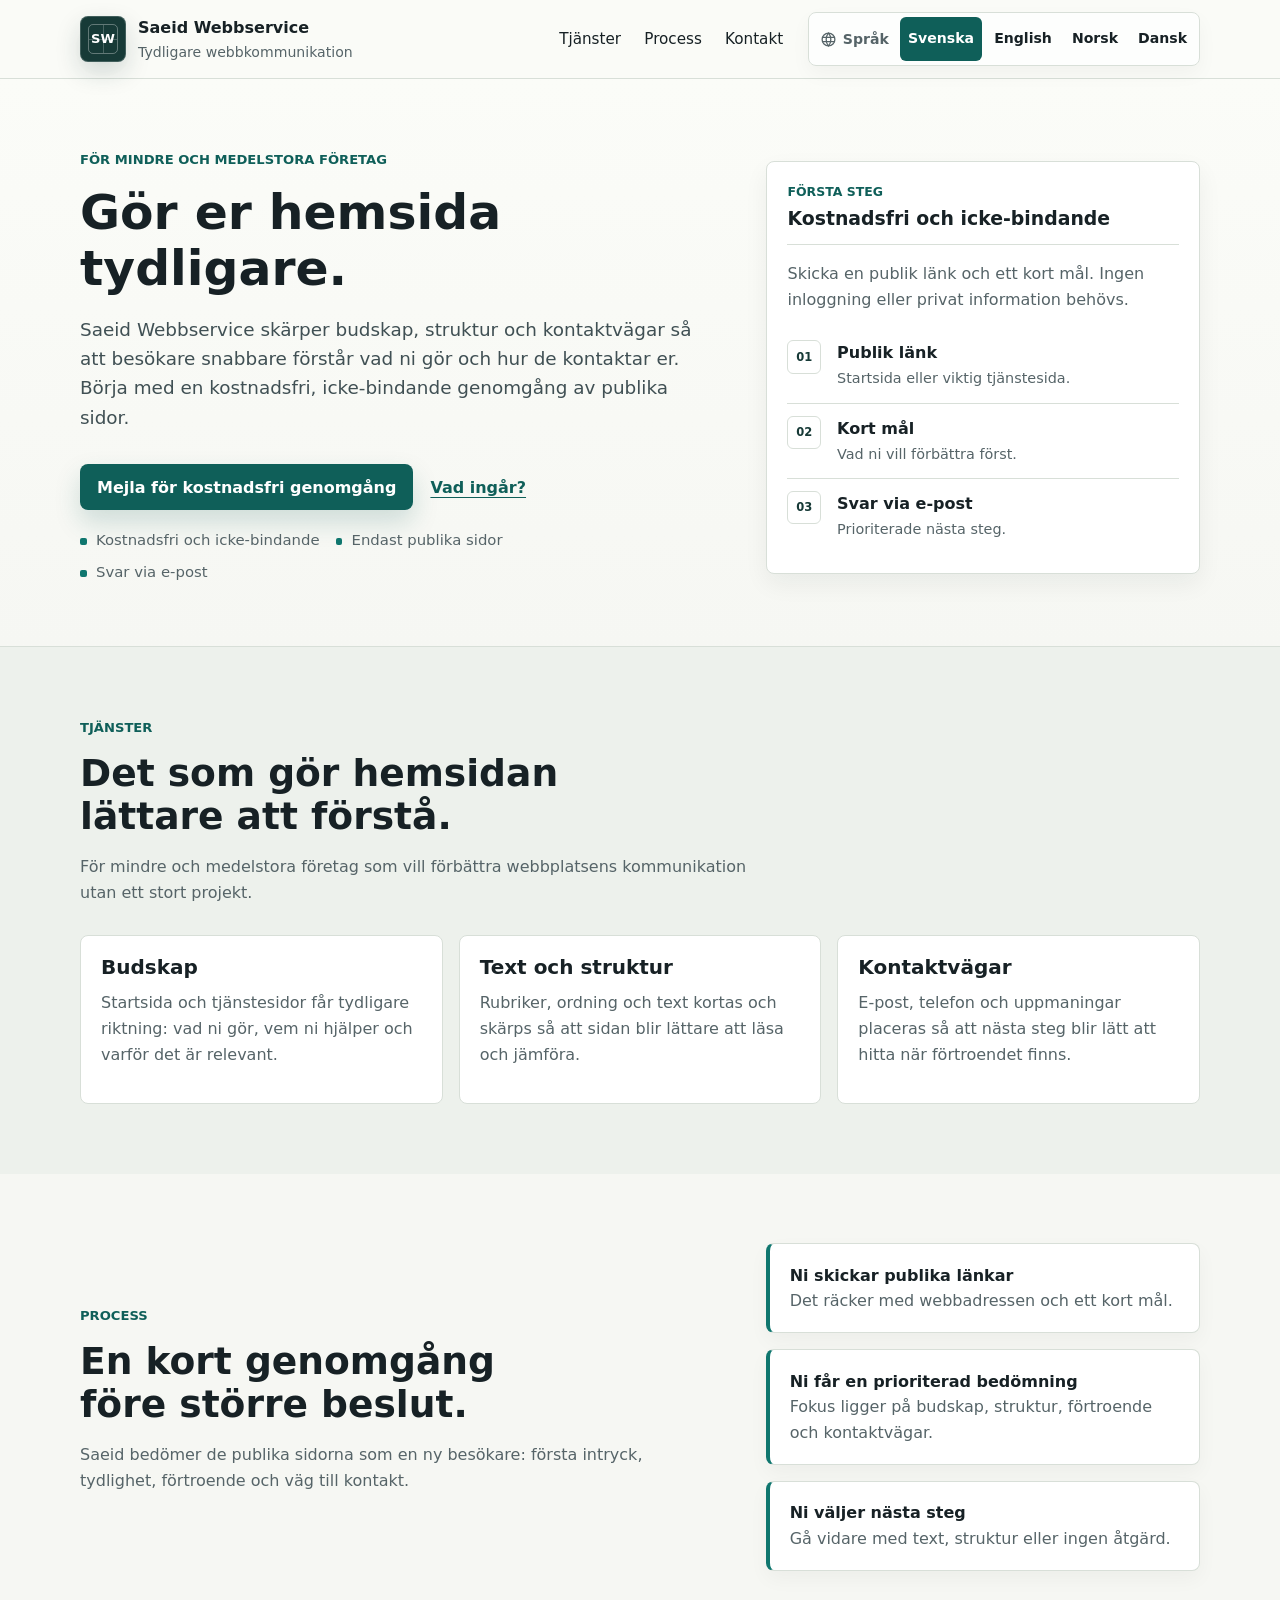
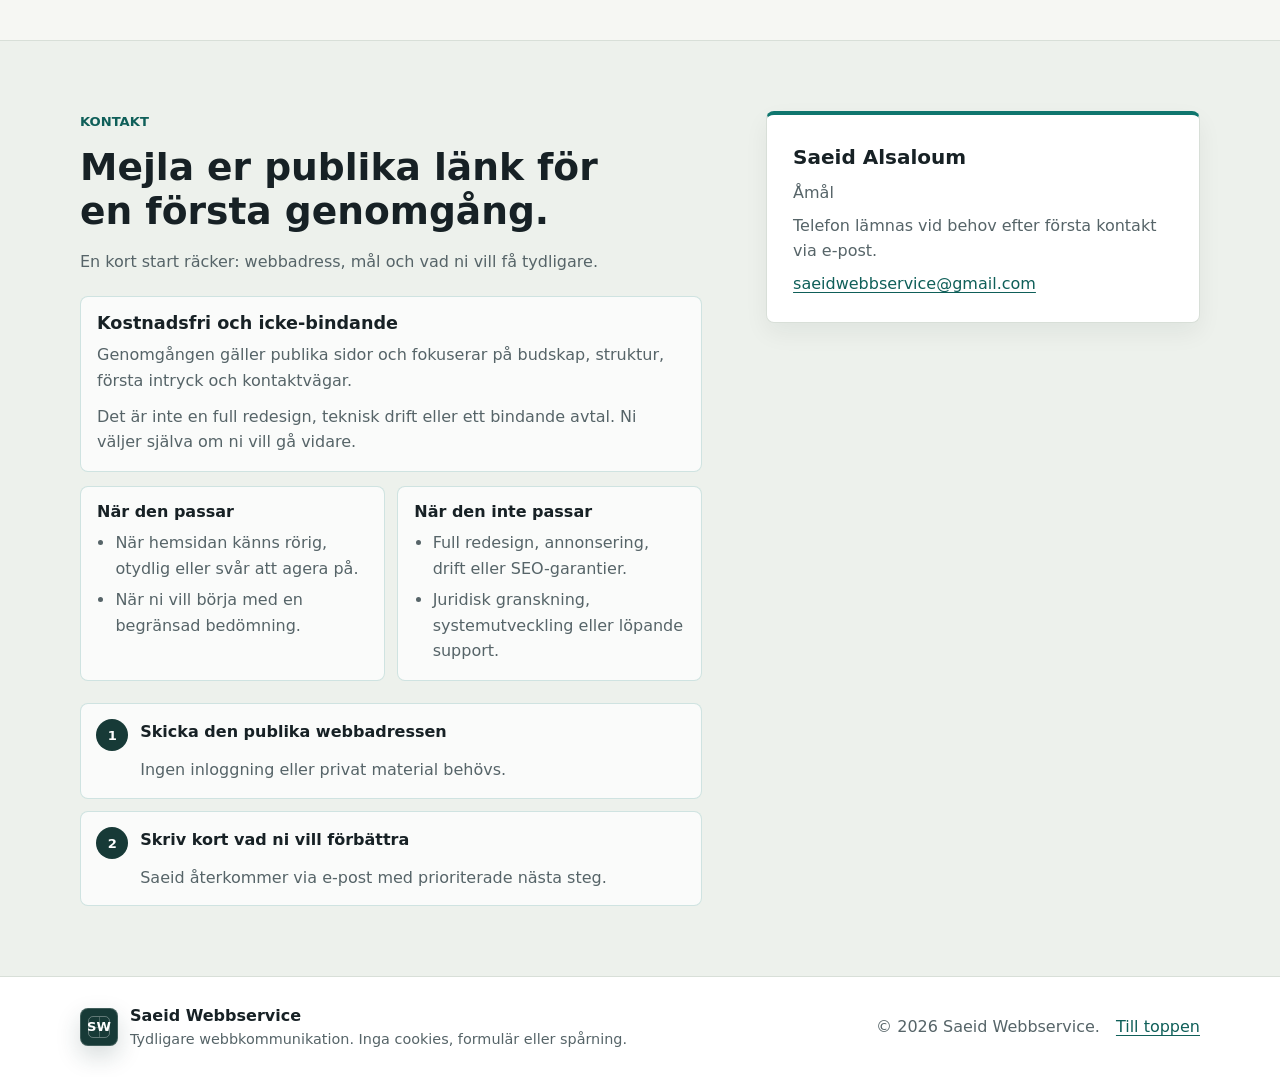
<file: index.html>
<!doctype html>
<html lang="sv">
  <head>
    <meta charset="utf-8">
    <meta name="viewport" content="width=device-width, initial-scale=1">
    <meta
      name="description"
      content="Saeid Webbservice hjälper mindre och medelstora företag att göra hemsidans budskap, struktur och kontaktvägar tydligare."
    >
    <meta property="og:type" content="website">
    <meta property="og:site_name" content="Saeid Webbservice">
    <meta
      property="og:title"
      content="Tydligare hemsidor för mindre och medelstora företag"
    >
    <meta
      property="og:description"
      content="Kostnadsfri första genomgång av publika sidor, med praktiska förslag för tydligare budskap, struktur och kontaktvägar."
    >
    <meta name="twitter:card" content="summary">
    <meta property="og:url" content="https://saeidalsaloum.github.io/saeid-webbservice/">
    <link rel="canonical" href="https://saeidalsaloum.github.io/saeid-webbservice/">
    <link rel="alternate" hreflang="sv" href="https://saeidalsaloum.github.io/saeid-webbservice/">
    <link rel="alternate" hreflang="en" href="https://saeidalsaloum.github.io/saeid-webbservice/en/">
    <link rel="alternate" hreflang="nb" href="https://saeidalsaloum.github.io/saeid-webbservice/no/">
    <link rel="alternate" hreflang="da" href="https://saeidalsaloum.github.io/saeid-webbservice/da/">
    <link rel="alternate" hreflang="x-default" href="https://saeidalsaloum.github.io/saeid-webbservice/">
    <title>Saeid Webbservice | Tydligare hemsidor för mindre och medelstora företag</title>
    <link rel="stylesheet" href="styles.css">
  </head>
  <body>
    <a class="skip-link" href="#main">Hoppa till innehåll</a>

    <header class="site-header">
      <div class="container header-inner">
        <a class="brand" href="#top" aria-label="Saeid Webbservice startsida">
          <span class="brand-mark" aria-hidden="true">
            <span class="mark-grid"></span>
            <span class="mark-initials">SW</span>
          </span>
          <span>
            <strong>Saeid Webbservice</strong>
            <small>Tydligare webbkommunikation</small>
          </span>
        </a>

        <div class="header-actions">
          <nav class="site-nav" aria-label="Huvudmeny">
            <a href="#tjanster">Tjänster</a>
            <a href="#process">Process</a>
            <a href="#kontakt">Kontakt</a>
          </nav>

          <nav class="language-selector" aria-label="Språkval">
            <span class="language-label">
              <svg class="language-icon" viewBox="0 0 24 24" aria-hidden="true" focusable="false" stroke-linecap="round" stroke-linejoin="round">
                <circle cx="12" cy="12" r="9"></circle>
                <path d="M3.6 9h16.8"></path>
                <path d="M3.6 15h16.8"></path>
                <path d="M12 3c2.2 2.4 3.3 5.4 3.3 9s-1.1 6.6-3.3 9"></path>
                <path d="M12 3c-2.2 2.4-3.3 5.4-3.3 9s1.1 6.6 3.3 9"></path>
              </svg>
              Språk
            </span>
            <a href="./" hreflang="sv" aria-current="page">Svenska</a>
            <a href="en/" hreflang="en">English</a>
            <a href="no/" hreflang="nb">Norsk</a>
            <a href="da/" hreflang="da">Dansk</a>
          </nav>
        </div>
      </div>
    </header>

    <main id="main" tabindex="-1">
      <section class="hero section" id="top">
        <div class="container hero-grid">
          <div class="hero-copy">
            <p class="eyebrow">För mindre och medelstora företag</p>
            <h1>Gör er hemsida tydligare.</h1>
            <p class="lead">
              Saeid Webbservice skärper budskap, struktur och kontaktvägar så att besökare snabbare förstår vad ni gör och hur de kontaktar er. Börja med en kostnadsfri, icke-bindande genomgång av publika sidor.
            </p>
            <div class="hero-actions">
              <a class="button primary" href="mailto:saeidwebbservice@gmail.com">Mejla för kostnadsfri genomgång</a>
              <a class="button secondary" href="#kontakt">Vad ingår?</a>
            </div>
            <ul class="trust-signals" aria-label="Praktiska förtroendesignaler">
              <li>Kostnadsfri och icke-bindande</li>
              <li>Endast publika sidor</li>
              <li>Svar via e-post</li>
            </ul>
          </div>

          <aside class="hero-panel review-card" aria-label="Första steg">
            <div class="review-card-topline">
              <span>Första steg</span>
              <strong>Kostnadsfri och icke-bindande</strong>
            </div>
            <p>
              Skicka en publik länk och ett kort mål. Ingen inloggning eller privat information behövs.
            </p>
            <ul class="review-card-list">
              <li>
                <span>01</span>
                <strong>Publik länk</strong>
                <small>Startsida eller viktig tjänstesida.</small>
              </li>
              <li>
                <span>02</span>
                <strong>Kort mål</strong>
                <small>Vad ni vill förbättra först.</small>
              </li>
              <li>
                <span>03</span>
                <strong>Svar via e-post</strong>
                <small>Prioriterade nästa steg.</small>
              </li>
            </ul>
          </aside>
        </div>
      </section>

      <section class="section muted" id="tjanster">
        <div class="container">
          <div class="section-heading">
            <p class="eyebrow">Tjänster</p>
            <h2>Det som gör hemsidan lättare att förstå.</h2>
            <p>
              För mindre och medelstora företag som vill förbättra webbplatsens kommunikation utan ett stort projekt.
            </p>
          </div>

          <div class="cards">
            <article class="card">
              <h3>Budskap</h3>
              <p>
                Startsida och tjänstesidor får tydligare riktning: vad ni gör, vem ni hjälper och varför det är relevant.
              </p>
            </article>

            <article class="card">
              <h3>Text och struktur</h3>
              <p>
                Rubriker, ordning och text kortas och skärps så att sidan blir lättare att läsa och jämföra.
              </p>
            </article>

            <article class="card">
              <h3>Kontaktvägar</h3>
              <p>
                E-post, telefon och uppmaningar placeras så att nästa steg blir lätt att hitta när förtroendet finns.
              </p>
            </article>
          </div>
        </div>
      </section>

      <section class="section" id="process">
        <div class="container two-column">
          <div>
            <p class="eyebrow">Process</p>
            <h2>En kort genomgång före större beslut.</h2>
            <p>
              Saeid bedömer de publika sidorna som en ny besökare: första intryck, tydlighet, förtroende och väg till kontakt.
            </p>
          </div>

          <ol class="steps" aria-label="Process">
            <li>
              <strong>Ni skickar publika länkar</strong>
              <span>Det räcker med webbadressen och ett kort mål.</span>
            </li>
            <li>
              <strong>Ni får en prioriterad bedömning</strong>
              <span>Fokus ligger på budskap, struktur, förtroende och kontaktvägar.</span>
            </li>
            <li>
              <strong>Ni väljer nästa steg</strong>
              <span>Gå vidare med text, struktur eller ingen åtgärd.</span>
            </li>
          </ol>
        </div>
      </section>

      <section class="section contact-section" id="kontakt">
        <div class="container contact-grid">
          <div>
            <p class="eyebrow">Kontakt</p>
            <h2>Mejla er publika länk för en första genomgång.</h2>
            <p>
              En kort start räcker: webbadress, mål och vad ni vill få tydligare.
            </p>
            <div class="trust-note" aria-label="Vad den kostnadsfria första genomgången omfattar">
              <h3>Kostnadsfri och icke-bindande</h3>
              <p>
                Genomgången gäller publika sidor och fokuserar på budskap, struktur, första intryck och kontaktvägar.
              </p>
              <p>
                Det är inte en full redesign, teknisk drift eller ett bindande avtal. Ni väljer själva om ni vill gå vidare.
              </p>
            </div>
            <div class="scope-note" aria-label="När tjänsten passar och inte passar">
              <article>
                <h3>När den passar</h3>
                <ul>
                  <li>När hemsidan känns rörig, otydlig eller svår att agera på.</li>
                  <li>När ni vill börja med en begränsad bedömning.</li>
                </ul>
              </article>
              <article>
                <h3>När den inte passar</h3>
                <ul>
                  <li>Full redesign, annonsering, drift eller SEO-garantier.</li>
                  <li>Juridisk granskning, systemutveckling eller löpande support.</li>
                </ul>
              </article>
            </div>
            <ol class="contact-steps" aria-label="Första steg för kontakt">
              <li>
                <strong>Skicka den publika webbadressen</strong>
                <span>Ingen inloggning eller privat material behövs.</span>
              </li>
              <li>
                <strong>Skriv kort vad ni vill förbättra</strong>
                <span>Saeid återkommer via e-post med prioriterade nästa steg.</span>
              </li>
            </ol>
          </div>

          <address class="contact-card" aria-label="Kontaktuppgifter">
            <strong>Saeid Alsaloum</strong>
            <span>Åmål</span>
            <span>Telefon lämnas vid behov efter första kontakt via e-post.</span>
            <a href="mailto:saeidwebbservice@gmail.com">saeidwebbservice@gmail.com</a>
          </address>
        </div>
      </section>
    </main>

    <footer class="site-footer">
      <div class="container footer-inner">
        <div class="footer-brand">
          <span class="brand-mark footer-mark" aria-hidden="true">
            <span class="mark-grid"></span>
            <span class="mark-initials">SW</span>
          </span>
          <div>
            <strong>Saeid Webbservice</strong>
            <span>Tydligare webbkommunikation. Inga cookies, formulär eller spårning.</span>
          </div>
        </div>
        <p>&copy; 2026 Saeid Webbservice.</p>
        <a href="#top">Till toppen</a>
      </div>
    </footer>
  </body>
</html>
</file>
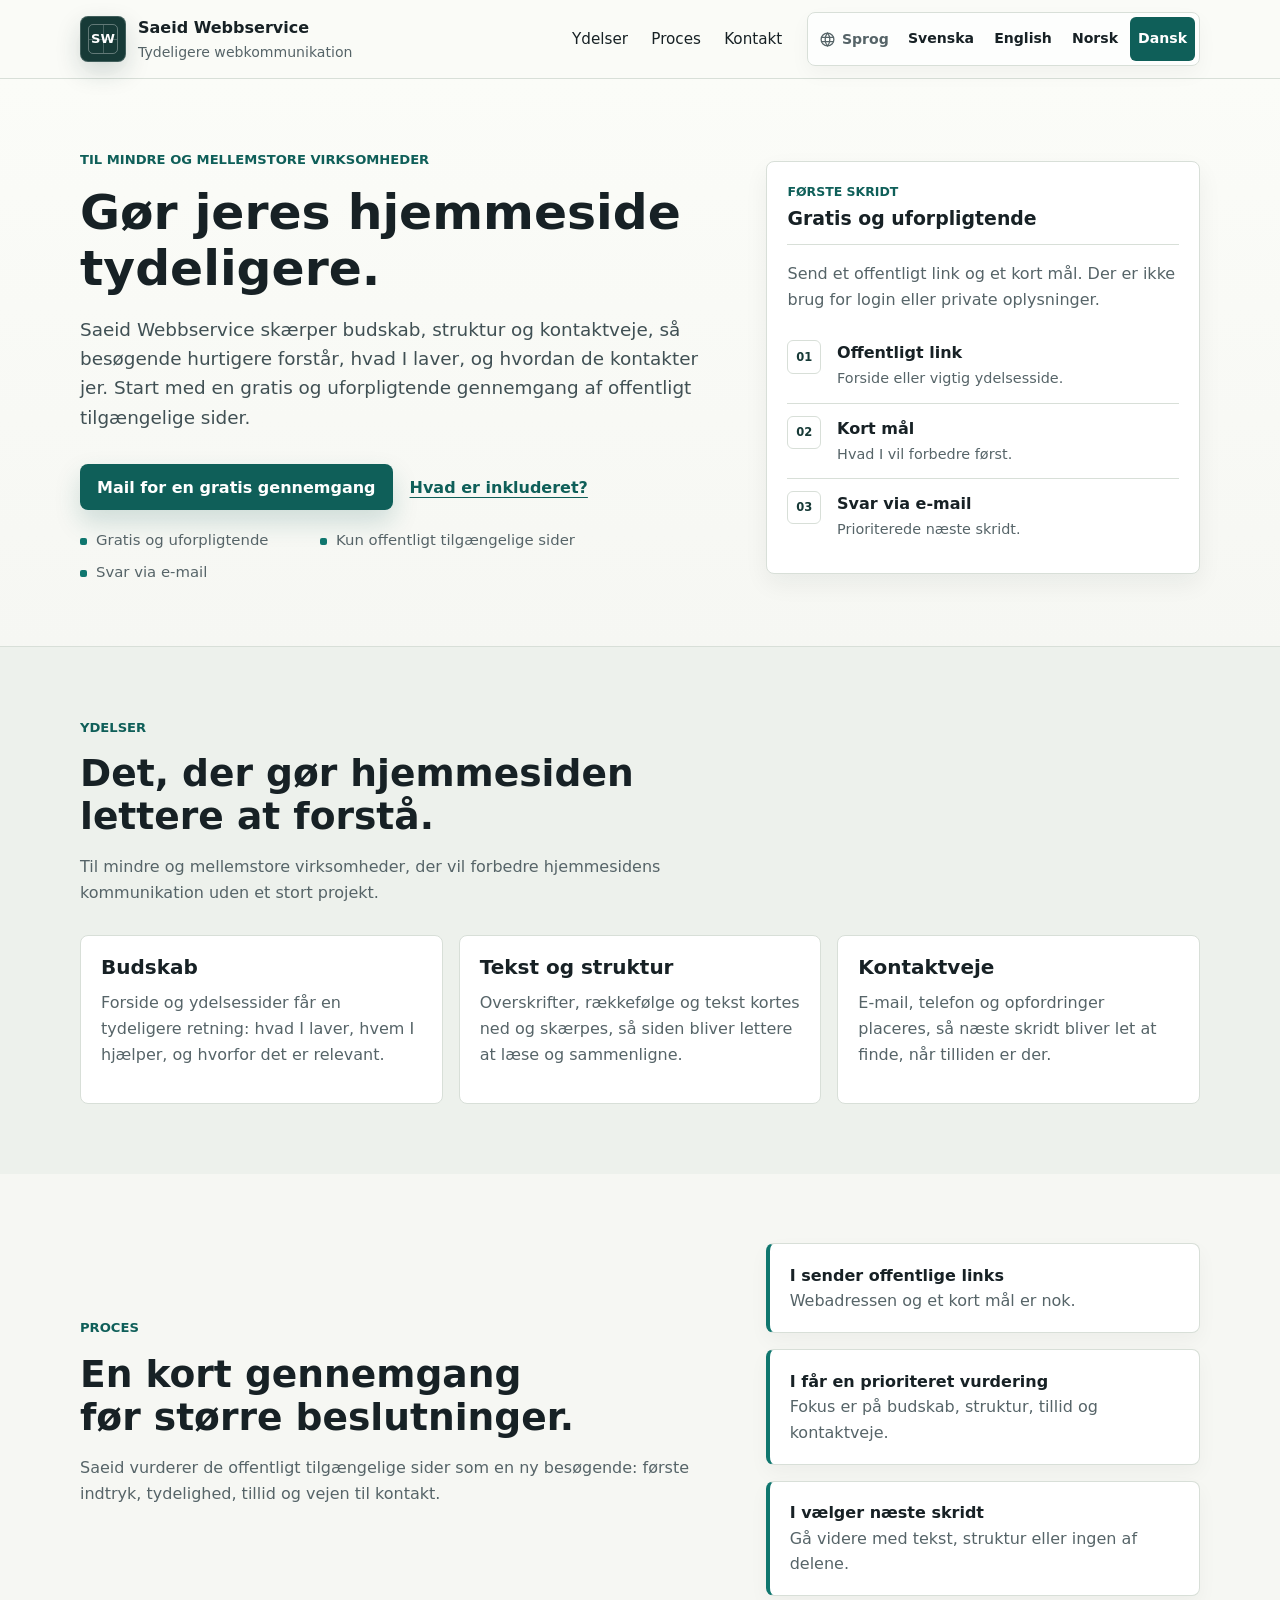
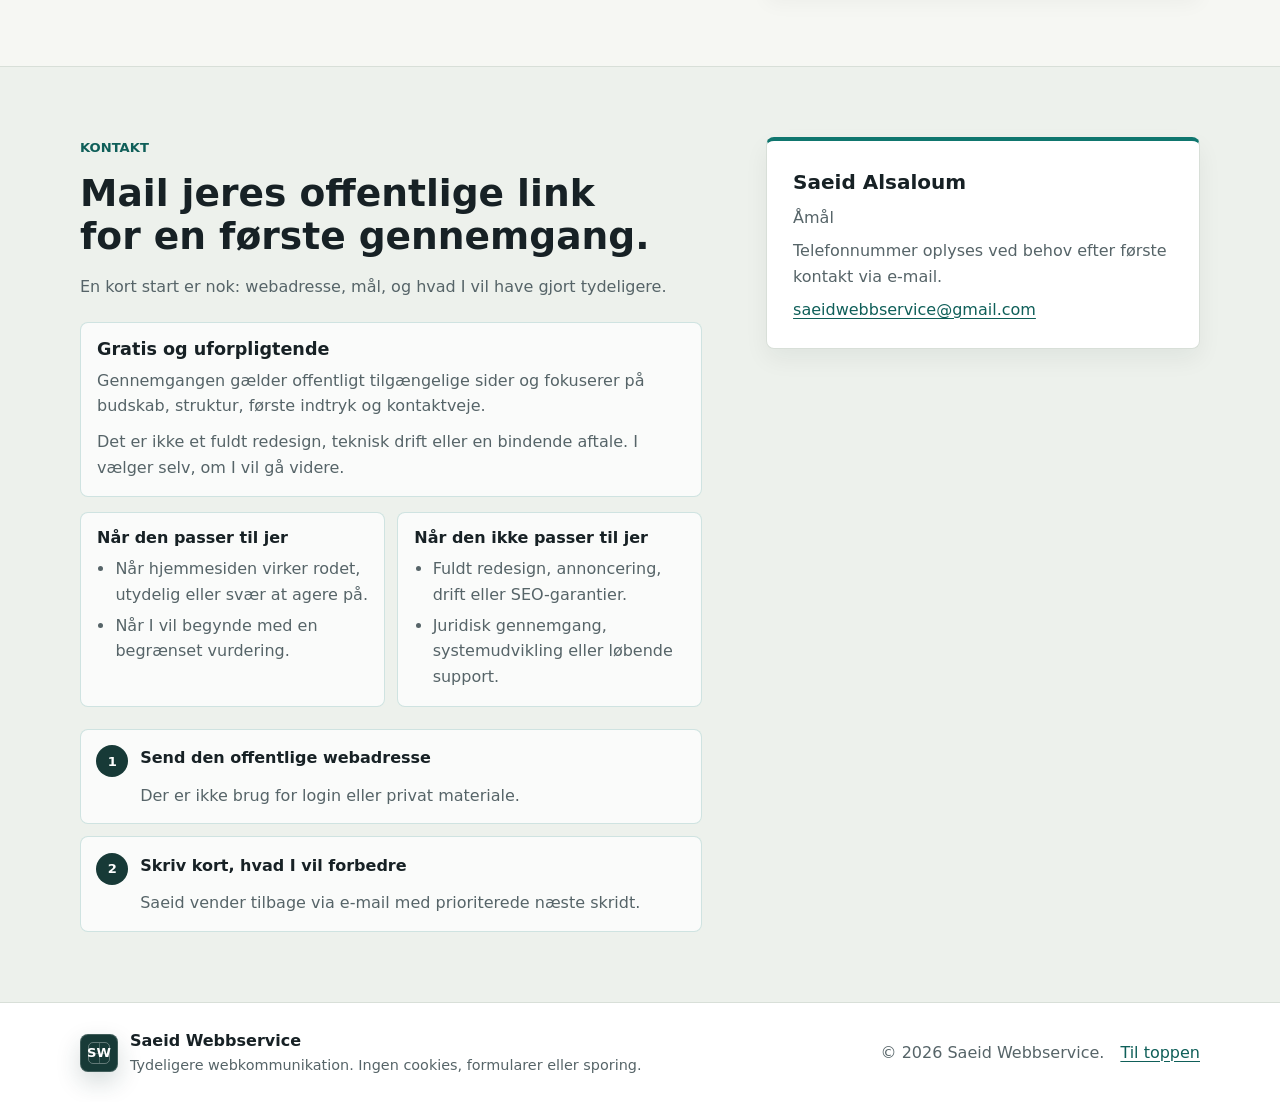
<file: da/index.html>
<!doctype html>
<html lang="da">
  <head>
    <meta charset="utf-8">
    <meta name="viewport" content="width=device-width, initial-scale=1">
    <meta
      name="description"
      content="Saeid Webbservice hjælper mindre og mellemstore virksomheder med at gøre hjemmesidens budskab, struktur og kontaktveje tydeligere."
    >
    <meta property="og:type" content="website">
    <meta property="og:site_name" content="Saeid Webbservice">
    <meta
      property="og:title"
      content="Tydeligere hjemmesider til mindre og mellemstore virksomheder"
    >
    <meta
      property="og:description"
      content="Gratis første gennemgang af offentligt tilgængelige sider, med praktiske forslag til tydeligere budskab, struktur og kontaktveje."
    >
    <meta name="twitter:card" content="summary">
    <meta property="og:url" content="https://saeidalsaloum.github.io/saeid-webbservice/da/">
    <link rel="canonical" href="https://saeidalsaloum.github.io/saeid-webbservice/da/">
    <link rel="alternate" hreflang="sv" href="https://saeidalsaloum.github.io/saeid-webbservice/">
    <link rel="alternate" hreflang="en" href="https://saeidalsaloum.github.io/saeid-webbservice/en/">
    <link rel="alternate" hreflang="nb" href="https://saeidalsaloum.github.io/saeid-webbservice/no/">
    <link rel="alternate" hreflang="da" href="https://saeidalsaloum.github.io/saeid-webbservice/da/">
    <link rel="alternate" hreflang="x-default" href="https://saeidalsaloum.github.io/saeid-webbservice/">
    <title>Saeid Webbservice | Tydeligere hjemmesider til mindre og mellemstore virksomheder</title>
    <link rel="stylesheet" href="../styles.css">
  </head>
  <body>
    <a class="skip-link" href="#main">Gå til indhold</a>

    <header class="site-header">
      <div class="container header-inner">
        <a class="brand" href="#top" aria-label="Saeid Webbservice forside">
          <span class="brand-mark" aria-hidden="true">
            <span class="mark-grid"></span>
            <span class="mark-initials">SW</span>
          </span>
          <span>
            <strong>Saeid Webbservice</strong>
            <small>Tydeligere webkommunikation</small>
          </span>
        </a>

        <div class="header-actions">
          <nav class="site-nav" aria-label="Hovedmenu">
            <a href="#ydelser">Ydelser</a>
            <a href="#proces">Proces</a>
            <a href="#kontakt">Kontakt</a>
          </nav>

          <nav class="language-selector" aria-label="Sprogvalg">
            <span class="language-label">
              <svg class="language-icon" viewBox="0 0 24 24" aria-hidden="true" focusable="false" stroke-linecap="round" stroke-linejoin="round">
                <circle cx="12" cy="12" r="9"></circle>
                <path d="M3.6 9h16.8"></path>
                <path d="M3.6 15h16.8"></path>
                <path d="M12 3c2.2 2.4 3.3 5.4 3.3 9s-1.1 6.6-3.3 9"></path>
                <path d="M12 3c-2.2 2.4-3.3 5.4-3.3 9s1.1 6.6 3.3 9"></path>
              </svg>
              Sprog
            </span>
            <a href="../" hreflang="sv">Svenska</a>
            <a href="../en/" hreflang="en">English</a>
            <a href="../no/" hreflang="nb">Norsk</a>
            <a href="./" hreflang="da" aria-current="page">Dansk</a>
          </nav>
        </div>
      </div>
    </header>

    <main id="main" tabindex="-1">
      <section class="hero section" id="top">
        <div class="container hero-grid">
          <div class="hero-copy">
            <p class="eyebrow">Til mindre og mellemstore virksomheder</p>
            <h1>Gør jeres hjemmeside tydeligere.</h1>
            <p class="lead">
              Saeid Webbservice skærper budskab, struktur og kontaktveje, så besøgende hurtigere forstår, hvad I laver, og hvordan de kontakter jer. Start med en gratis og uforpligtende gennemgang af offentligt tilgængelige sider.
            </p>
            <div class="hero-actions">
              <a class="button primary" href="mailto:saeidwebbservice@gmail.com">Mail for en gratis gennemgang</a>
              <a class="button secondary" href="#kontakt">Hvad er inkluderet?</a>
            </div>
            <ul class="trust-signals" aria-label="Praktiske tillidssignaler">
              <li>Gratis og uforpligtende</li>
              <li>Kun offentligt tilgængelige sider</li>
              <li>Svar via e-mail</li>
            </ul>
          </div>

          <aside class="hero-panel review-card" aria-label="Første skridt">
            <div class="review-card-topline">
              <span>Første skridt</span>
              <strong>Gratis og uforpligtende</strong>
            </div>
            <p>
              Send et offentligt link og et kort mål. Der er ikke brug for login eller private oplysninger.
            </p>
            <ul class="review-card-list">
              <li>
                <span>01</span>
                <strong>Offentligt link</strong>
                <small>Forside eller vigtig ydelsesside.</small>
              </li>
              <li>
                <span>02</span>
                <strong>Kort mål</strong>
                <small>Hvad I vil forbedre først.</small>
              </li>
              <li>
                <span>03</span>
                <strong>Svar via e-mail</strong>
                <small>Prioriterede næste skridt.</small>
              </li>
            </ul>
          </aside>
        </div>
      </section>

      <section class="section muted" id="ydelser">
        <div class="container">
          <div class="section-heading">
            <p class="eyebrow">Ydelser</p>
            <h2>Det, der gør hjemmesiden lettere at forstå.</h2>
            <p>
              Til mindre og mellemstore virksomheder, der vil forbedre hjemmesidens kommunikation uden et stort projekt.
            </p>
          </div>

          <div class="cards">
            <article class="card">
              <h3>Budskab</h3>
              <p>
                Forside og ydelsessider får en tydeligere retning: hvad I laver, hvem I hjælper, og hvorfor det er relevant.
              </p>
            </article>

            <article class="card">
              <h3>Tekst og struktur</h3>
              <p>
                Overskrifter, rækkefølge og tekst kortes ned og skærpes, så siden bliver lettere at læse og sammenligne.
              </p>
            </article>

            <article class="card">
              <h3>Kontaktveje</h3>
              <p>
                E-mail, telefon og opfordringer placeres, så næste skridt bliver let at finde, når tilliden er der.
              </p>
            </article>
          </div>
        </div>
      </section>

      <section class="section" id="proces">
        <div class="container two-column">
          <div>
            <p class="eyebrow">Proces</p>
            <h2>En kort gennemgang før større beslutninger.</h2>
            <p>
              Saeid vurderer de offentligt tilgængelige sider som en ny besøgende: første indtryk, tydelighed, tillid og vejen til kontakt.
            </p>
          </div>

          <ol class="steps" aria-label="Proces">
            <li>
              <strong>I sender offentlige links</strong>
              <span>Webadressen og et kort mål er nok.</span>
            </li>
            <li>
              <strong>I får en prioriteret vurdering</strong>
              <span>Fokus er på budskab, struktur, tillid og kontaktveje.</span>
            </li>
            <li>
              <strong>I vælger næste skridt</strong>
              <span>Gå videre med tekst, struktur eller ingen af delene.</span>
            </li>
          </ol>
        </div>
      </section>

      <section class="section contact-section" id="kontakt">
        <div class="container contact-grid">
          <div>
            <p class="eyebrow">Kontakt</p>
            <h2>Mail jeres offentlige link for en første gennemgang.</h2>
            <p>
              En kort start er nok: webadresse, mål, og hvad I vil have gjort tydeligere.
            </p>
            <div class="trust-note" aria-label="Hvad den gratis første gennemgang omfatter">
              <h3>Gratis og uforpligtende</h3>
              <p>
                Gennemgangen gælder offentligt tilgængelige sider og fokuserer på budskab, struktur, første indtryk og kontaktveje.
              </p>
              <p>
                Det er ikke et fuldt redesign, teknisk drift eller en bindende aftale. I vælger selv, om I vil gå videre.
              </p>
            </div>
            <div class="scope-note" aria-label="Hvornår ydelsen passer til jer, og hvornår den ikke gør">
              <article>
                <h3>Når den passer til jer</h3>
                <ul>
                  <li>Når hjemmesiden virker rodet, utydelig eller svær at agere på.</li>
                  <li>Når I vil begynde med en begrænset vurdering.</li>
                </ul>
              </article>
              <article>
                <h3>Når den ikke passer til jer</h3>
                <ul>
                  <li>Fuldt redesign, annoncering, drift eller SEO-garantier.</li>
                  <li>Juridisk gennemgang, systemudvikling eller løbende support.</li>
                </ul>
              </article>
            </div>
            <ol class="contact-steps" aria-label="Første skridt til kontakt">
              <li>
                <strong>Send den offentlige webadresse</strong>
                <span>Der er ikke brug for login eller privat materiale.</span>
              </li>
              <li>
                <strong>Skriv kort, hvad I vil forbedre</strong>
                <span>Saeid vender tilbage via e-mail med prioriterede næste skridt.</span>
              </li>
            </ol>
          </div>

          <address class="contact-card" aria-label="Kontaktoplysninger">
            <strong>Saeid Alsaloum</strong>
            <span>Åmål</span>
            <span>Telefonnummer oplyses ved behov efter første kontakt via e-mail.</span>
            <a href="mailto:saeidwebbservice@gmail.com">saeidwebbservice@gmail.com</a>
          </address>
        </div>
      </section>
    </main>

    <footer class="site-footer">
      <div class="container footer-inner">
        <div class="footer-brand">
          <span class="brand-mark footer-mark" aria-hidden="true">
            <span class="mark-grid"></span>
            <span class="mark-initials">SW</span>
          </span>
          <div>
            <strong>Saeid Webbservice</strong>
            <span>Tydeligere webkommunikation. Ingen cookies, formularer eller sporing.</span>
          </div>
        </div>
        <p>&copy; 2026 Saeid Webbservice.</p>
        <a href="#top">Til toppen</a>
      </div>
    </footer>
  </body>
</html>
</file>
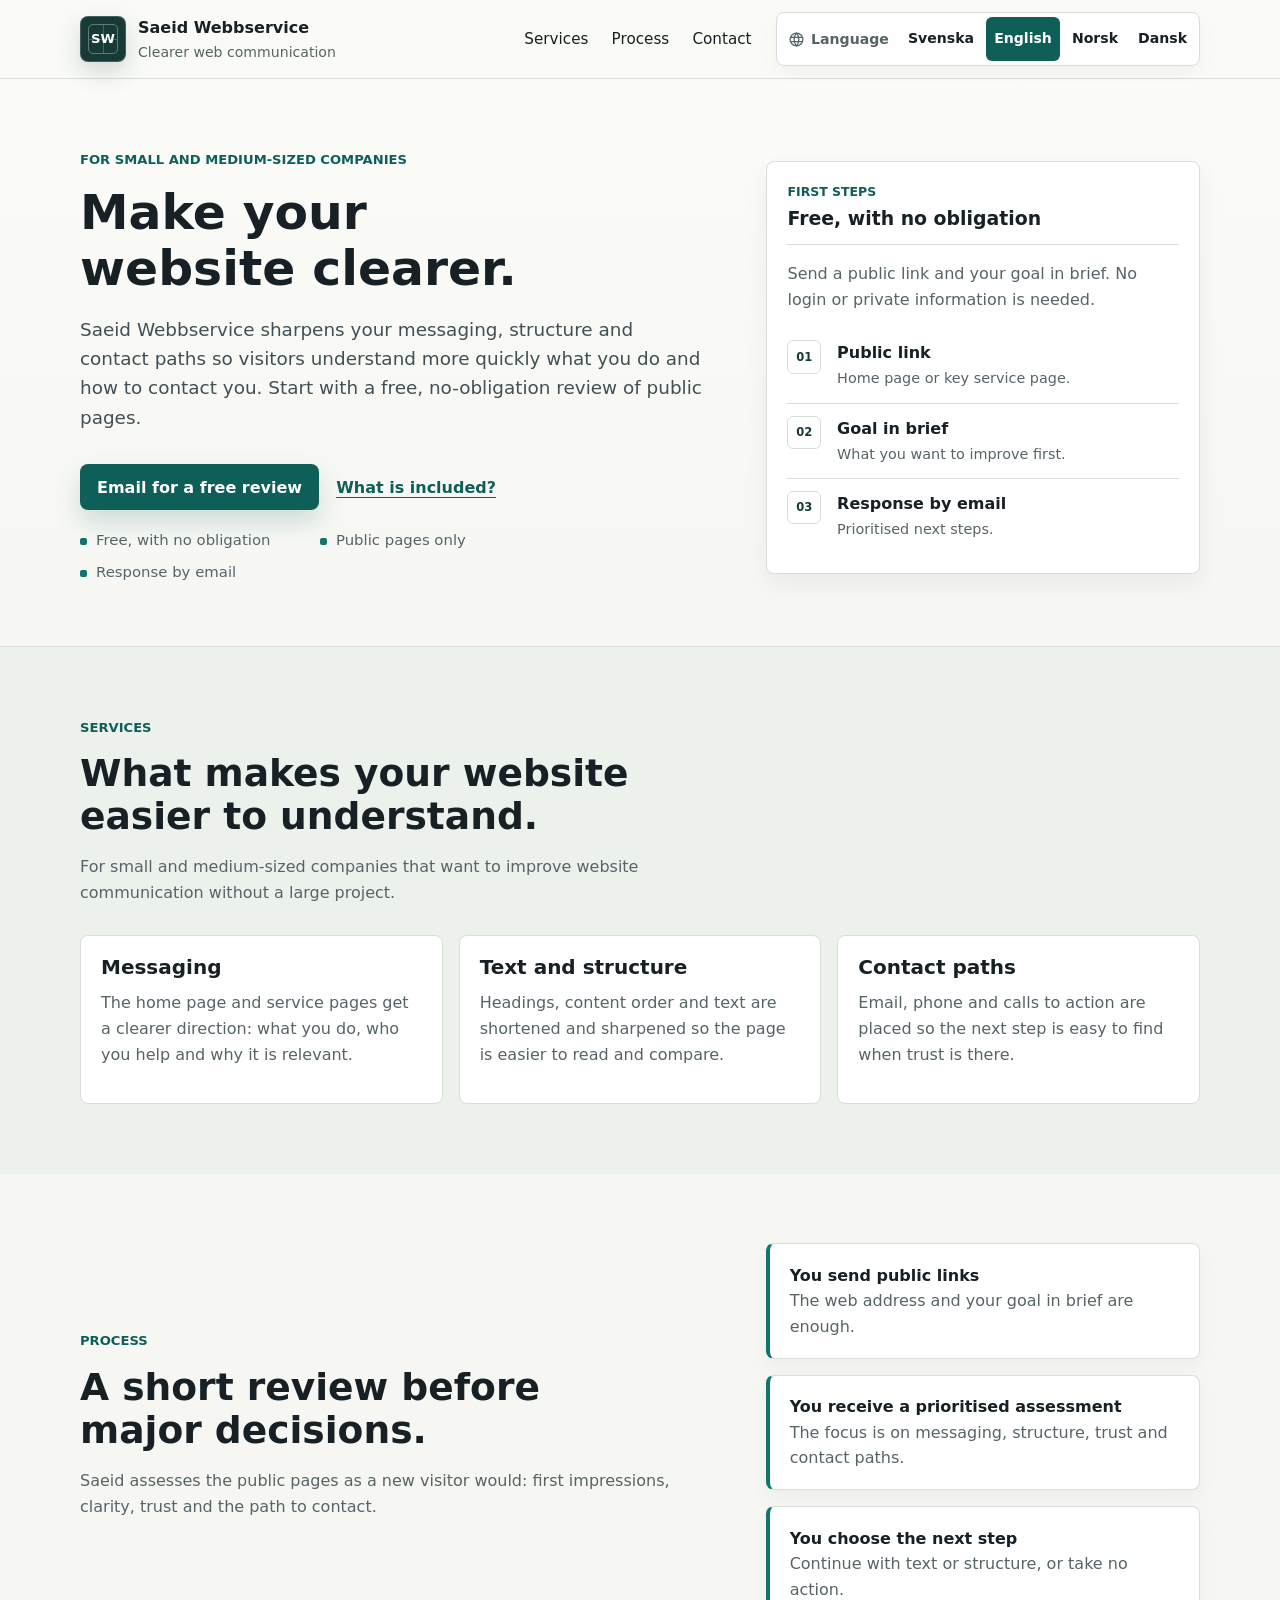
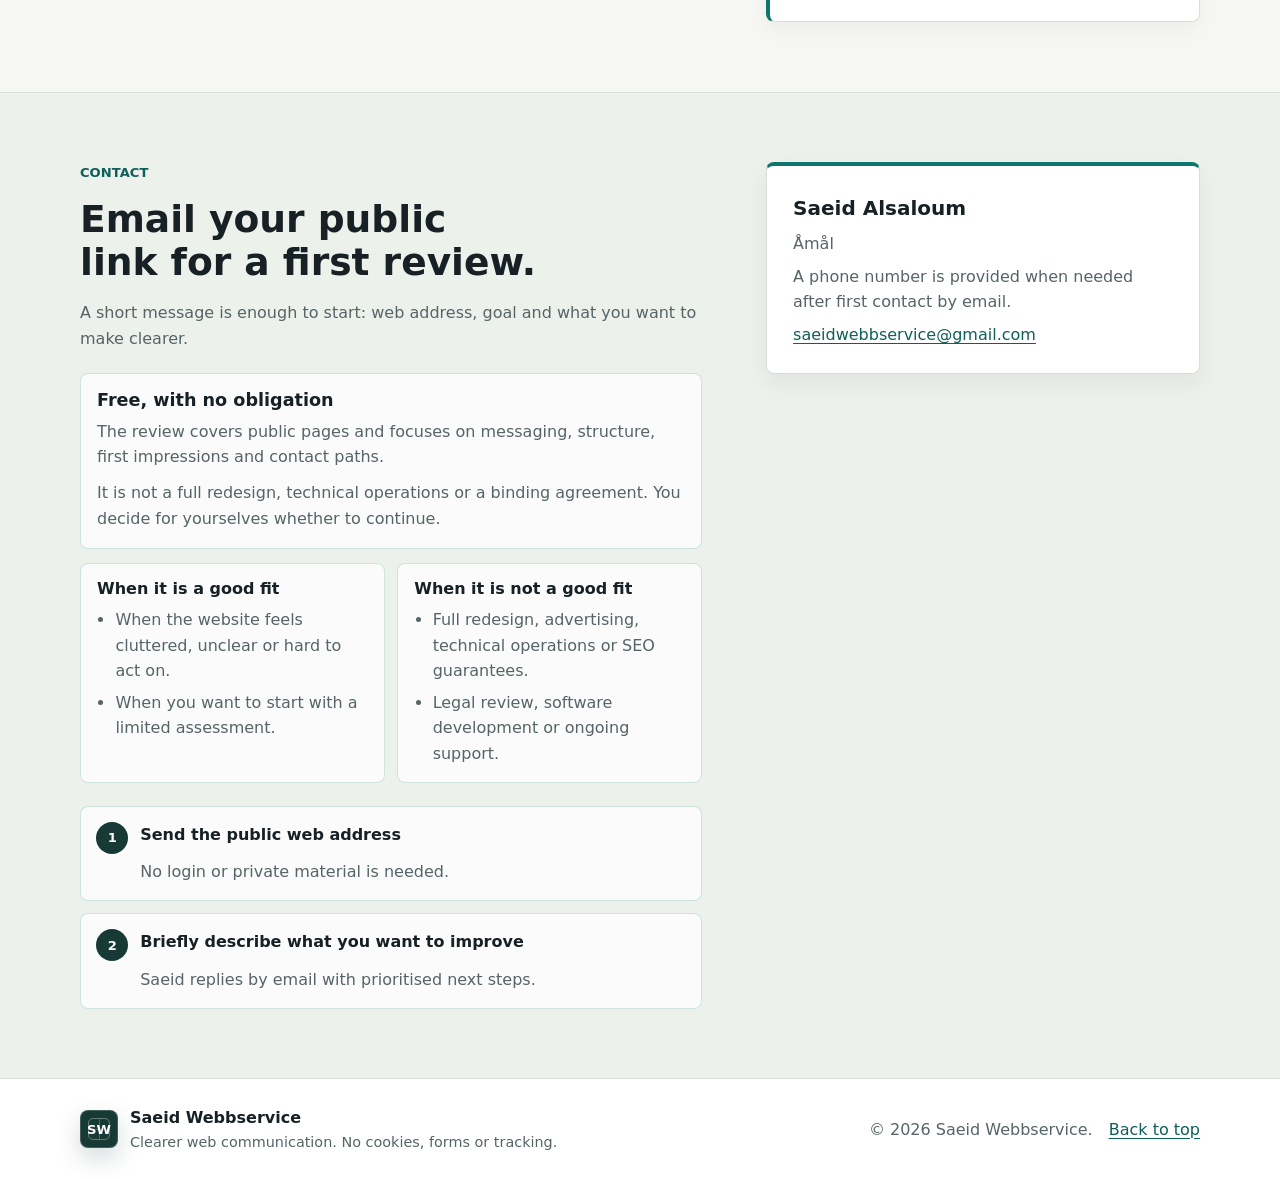
<file: en/index.html>
<!doctype html>
<html lang="en">
  <head>
    <meta charset="utf-8">
    <meta name="viewport" content="width=device-width, initial-scale=1">
    <meta
      name="description"
      content="Saeid Webbservice helps small and medium-sized companies make their website&#x27;s messaging, structure and contact paths clearer."
    >
    <meta property="og:type" content="website">
    <meta property="og:site_name" content="Saeid Webbservice">
    <meta
      property="og:title"
      content="Clearer websites for small and medium-sized companies"
    >
    <meta
      property="og:description"
      content="A free first review of public pages, with practical suggestions for clearer messaging, structure and contact paths."
    >
    <meta name="twitter:card" content="summary">
    <meta property="og:url" content="https://saeidalsaloum.github.io/saeid-webbservice/en/">
    <link rel="canonical" href="https://saeidalsaloum.github.io/saeid-webbservice/en/">
    <link rel="alternate" hreflang="sv" href="https://saeidalsaloum.github.io/saeid-webbservice/">
    <link rel="alternate" hreflang="en" href="https://saeidalsaloum.github.io/saeid-webbservice/en/">
    <link rel="alternate" hreflang="nb" href="https://saeidalsaloum.github.io/saeid-webbservice/no/">
    <link rel="alternate" hreflang="da" href="https://saeidalsaloum.github.io/saeid-webbservice/da/">
    <link rel="alternate" hreflang="x-default" href="https://saeidalsaloum.github.io/saeid-webbservice/">
    <title>Saeid Webbservice | Clearer websites for small and medium-sized companies</title>
    <link rel="stylesheet" href="../styles.css">
  </head>
  <body>
    <a class="skip-link" href="#main">Skip to content</a>

    <header class="site-header">
      <div class="container header-inner">
        <a class="brand" href="#top" aria-label="Saeid Webbservice home">
          <span class="brand-mark" aria-hidden="true">
            <span class="mark-grid"></span>
            <span class="mark-initials">SW</span>
          </span>
          <span>
            <strong>Saeid Webbservice</strong>
            <small>Clearer web communication</small>
          </span>
        </a>

        <div class="header-actions">
          <nav class="site-nav" aria-label="Main navigation">
            <a href="#services">Services</a>
            <a href="#process">Process</a>
            <a href="#contact">Contact</a>
          </nav>

          <nav class="language-selector" aria-label="Language selection">
            <span class="language-label">
              <svg class="language-icon" viewBox="0 0 24 24" aria-hidden="true" focusable="false" stroke-linecap="round" stroke-linejoin="round">
                <circle cx="12" cy="12" r="9"></circle>
                <path d="M3.6 9h16.8"></path>
                <path d="M3.6 15h16.8"></path>
                <path d="M12 3c2.2 2.4 3.3 5.4 3.3 9s-1.1 6.6-3.3 9"></path>
                <path d="M12 3c-2.2 2.4-3.3 5.4-3.3 9s1.1 6.6 3.3 9"></path>
              </svg>
              Language
            </span>
            <a href="../" hreflang="sv">Svenska</a>
            <a href="./" hreflang="en" aria-current="page">English</a>
            <a href="../no/" hreflang="nb">Norsk</a>
            <a href="../da/" hreflang="da">Dansk</a>
          </nav>
        </div>
      </div>
    </header>

    <main id="main" tabindex="-1">
      <section class="hero section" id="top">
        <div class="container hero-grid">
          <div class="hero-copy">
            <p class="eyebrow">For small and medium-sized companies</p>
            <h1>Make your website clearer.</h1>
            <p class="lead">
              Saeid Webbservice sharpens your messaging, structure and contact paths so visitors understand more quickly what you do and how to contact you. Start with a free, no-obligation review of public pages.
            </p>
            <div class="hero-actions">
              <a class="button primary" href="mailto:saeidwebbservice@gmail.com">Email for a free review</a>
              <a class="button secondary" href="#contact">What is included?</a>
            </div>
            <ul class="trust-signals" aria-label="Practical trust signals">
              <li>Free, with no obligation</li>
              <li>Public pages only</li>
              <li>Response by email</li>
            </ul>
          </div>

          <aside class="hero-panel review-card" aria-label="First steps">
            <div class="review-card-topline">
              <span>First steps</span>
              <strong>Free, with no obligation</strong>
            </div>
            <p>
              Send a public link and your goal in brief. No login or private information is needed.
            </p>
            <ul class="review-card-list">
              <li>
                <span>01</span>
                <strong>Public link</strong>
                <small>Home page or key service page.</small>
              </li>
              <li>
                <span>02</span>
                <strong>Goal in brief</strong>
                <small>What you want to improve first.</small>
              </li>
              <li>
                <span>03</span>
                <strong>Response by email</strong>
                <small>Prioritised next steps.</small>
              </li>
            </ul>
          </aside>
        </div>
      </section>

      <section class="section muted" id="services">
        <div class="container">
          <div class="section-heading">
            <p class="eyebrow">Services</p>
            <h2>What makes your website easier to understand.</h2>
            <p>
              For small and medium-sized companies that want to improve website communication without a large project.
            </p>
          </div>

          <div class="cards">
            <article class="card">
              <h3>Messaging</h3>
              <p>
                The home page and service pages get a clearer direction: what you do, who you help and why it is relevant.
              </p>
            </article>

            <article class="card">
              <h3>Text and structure</h3>
              <p>
                Headings, content order and text are shortened and sharpened so the page is easier to read and compare.
              </p>
            </article>

            <article class="card">
              <h3>Contact paths</h3>
              <p>
                Email, phone and calls to action are placed so the next step is easy to find when trust is there.
              </p>
            </article>
          </div>
        </div>
      </section>

      <section class="section" id="process">
        <div class="container two-column">
          <div>
            <p class="eyebrow">Process</p>
            <h2>A short review before major decisions.</h2>
            <p>
              Saeid assesses the public pages as a new visitor would: first impressions, clarity, trust and the path to contact.
            </p>
          </div>

          <ol class="steps" aria-label="Process">
            <li>
              <strong>You send public links</strong>
              <span>The web address and your goal in brief are enough.</span>
            </li>
            <li>
              <strong>You receive a prioritised assessment</strong>
              <span>The focus is on messaging, structure, trust and contact paths.</span>
            </li>
            <li>
              <strong>You choose the next step</strong>
              <span>Continue with text or structure, or take no action.</span>
            </li>
          </ol>
        </div>
      </section>

      <section class="section contact-section" id="contact">
        <div class="container contact-grid">
          <div>
            <p class="eyebrow">Contact</p>
            <h2>Email your public link for a first review.</h2>
            <p>
              A short message is enough to start: web address, goal and what you want to make clearer.
            </p>
            <div class="trust-note" aria-label="What the free first review includes">
              <h3>Free, with no obligation</h3>
              <p>
                The review covers public pages and focuses on messaging, structure, first impressions and contact paths.
              </p>
              <p>
                It is not a full redesign, technical operations or a binding agreement. You decide for yourselves whether to continue.
              </p>
            </div>
            <div class="scope-note" aria-label="When the service is a good fit and when it is not">
              <article>
                <h3>When it is a good fit</h3>
                <ul>
                  <li>When the website feels cluttered, unclear or hard to act on.</li>
                  <li>When you want to start with a limited assessment.</li>
                </ul>
              </article>
              <article>
                <h3>When it is not a good fit</h3>
                <ul>
                  <li>Full redesign, advertising, technical operations or SEO guarantees.</li>
                  <li>Legal review, software development or ongoing support.</li>
                </ul>
              </article>
            </div>
            <ol class="contact-steps" aria-label="First contact steps">
              <li>
                <strong>Send the public web address</strong>
                <span>No login or private material is needed.</span>
              </li>
              <li>
                <strong>Briefly describe what you want to improve</strong>
                <span>Saeid replies by email with prioritised next steps.</span>
              </li>
            </ol>
          </div>

          <address class="contact-card" aria-label="Contact details">
            <strong>Saeid Alsaloum</strong>
            <span>Åmål</span>
            <span>A phone number is provided when needed after first contact by email.</span>
            <a href="mailto:saeidwebbservice@gmail.com">saeidwebbservice@gmail.com</a>
          </address>
        </div>
      </section>
    </main>

    <footer class="site-footer">
      <div class="container footer-inner">
        <div class="footer-brand">
          <span class="brand-mark footer-mark" aria-hidden="true">
            <span class="mark-grid"></span>
            <span class="mark-initials">SW</span>
          </span>
          <div>
            <strong>Saeid Webbservice</strong>
            <span>Clearer web communication. No cookies, forms or tracking.</span>
          </div>
        </div>
        <p>&copy; 2026 Saeid Webbservice.</p>
        <a href="#top">Back to top</a>
      </div>
    </footer>
  </body>
</html>
</file>
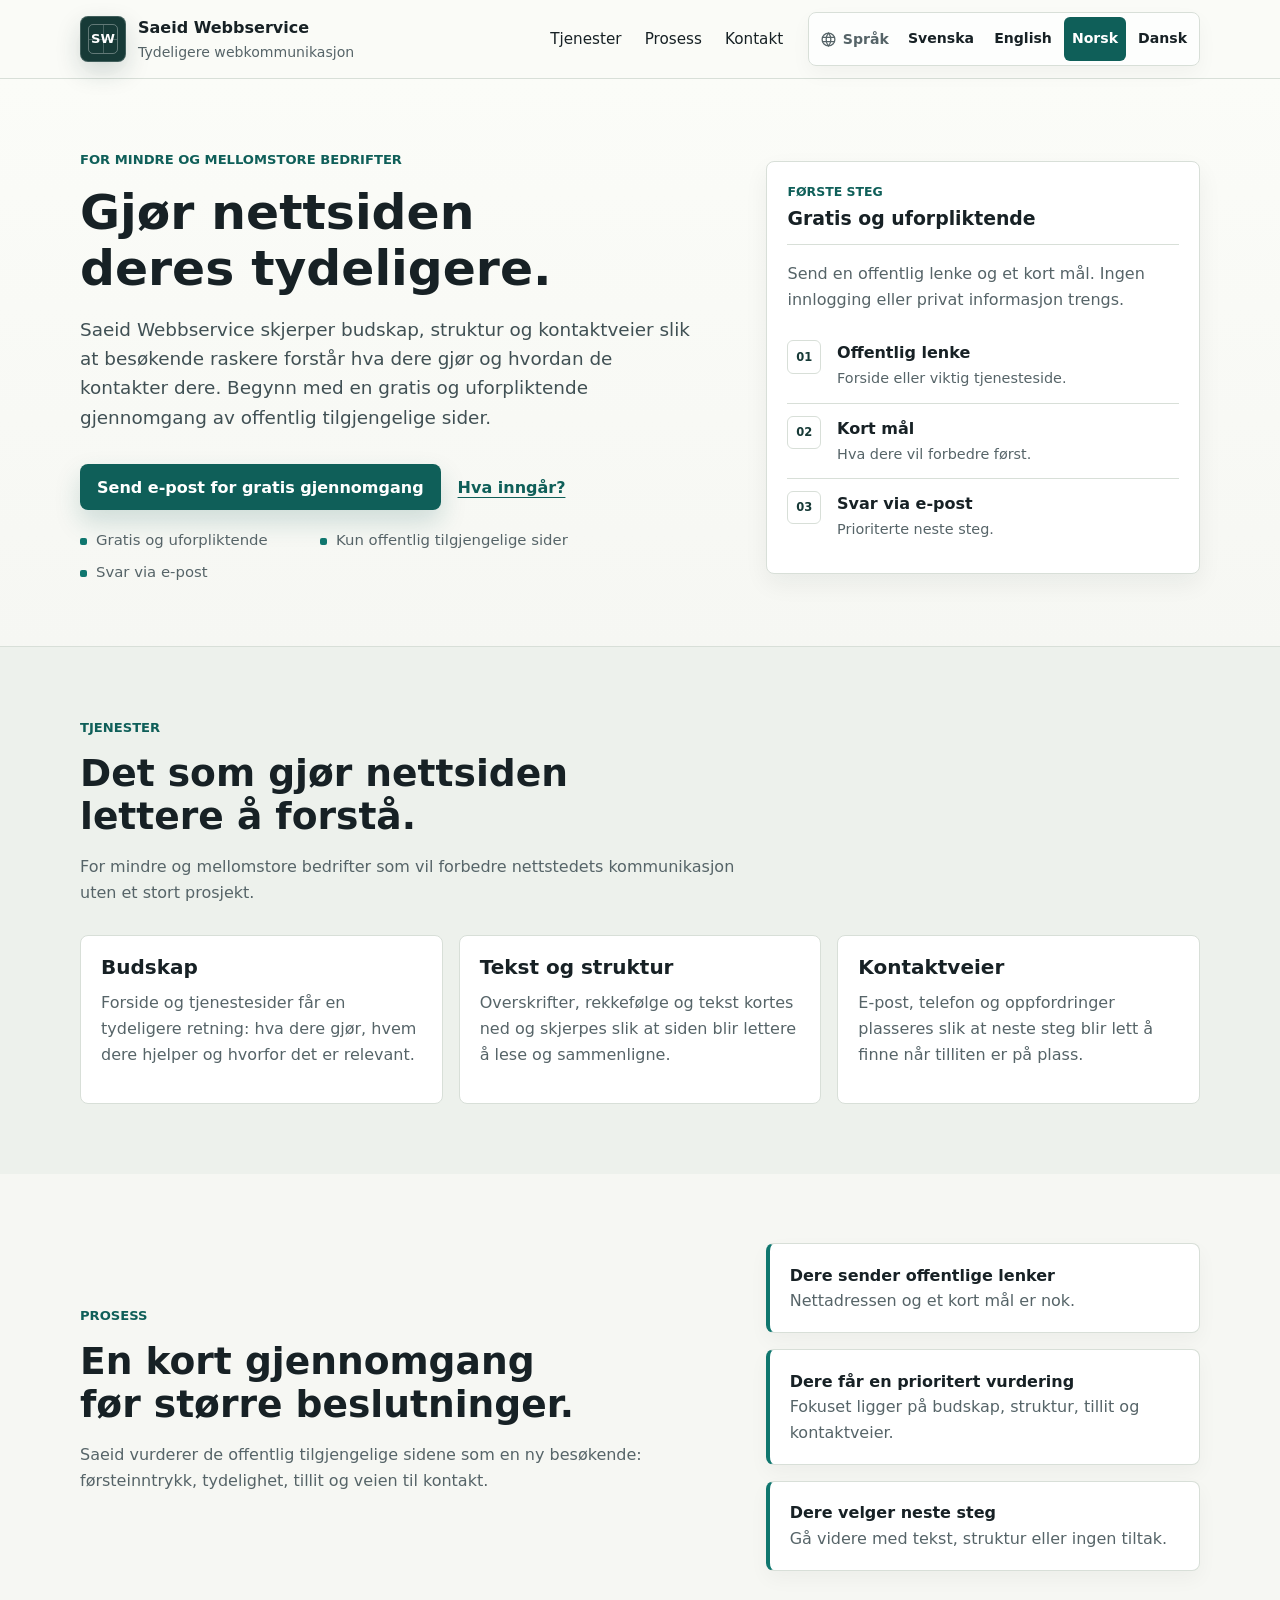
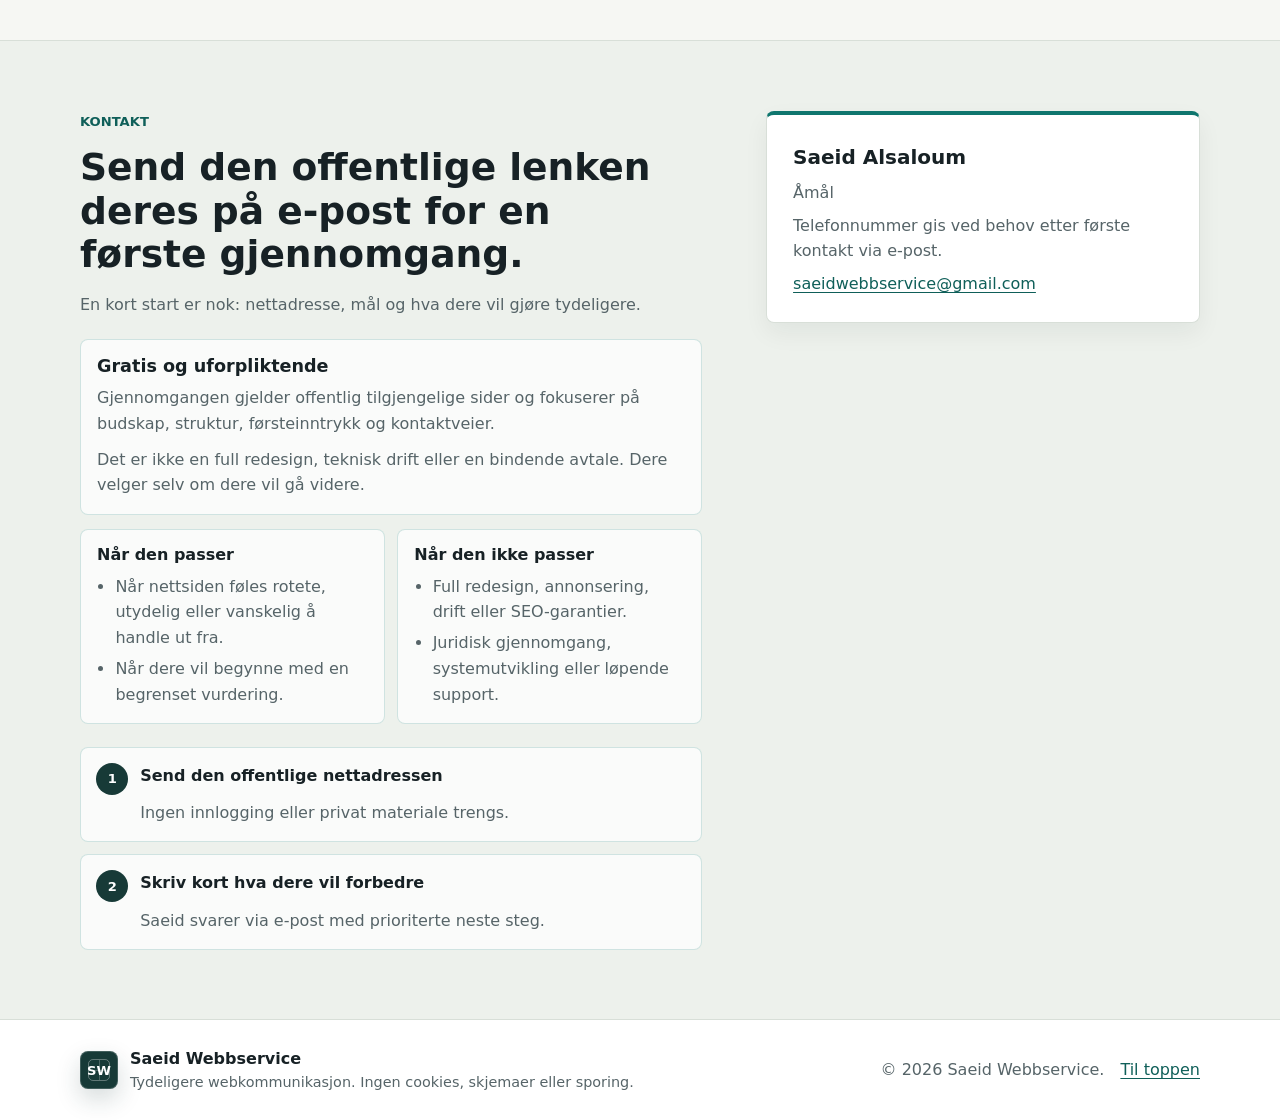
<file: no/index.html>
<!doctype html>
<html lang="nb">
  <head>
    <meta charset="utf-8">
    <meta name="viewport" content="width=device-width, initial-scale=1">
    <meta
      name="description"
      content="Saeid Webbservice hjelper mindre og mellomstore bedrifter med å gjøre nettsidens budskap, struktur og kontaktveier tydeligere."
    >
    <meta property="og:type" content="website">
    <meta property="og:site_name" content="Saeid Webbservice">
    <meta
      property="og:title"
      content="Tydeligere nettsider for mindre og mellomstore bedrifter"
    >
    <meta
      property="og:description"
      content="Gratis første gjennomgang av offentlig tilgjengelige sider, med praktiske forslag til tydeligere budskap, struktur og kontaktveier."
    >
    <meta name="twitter:card" content="summary">
    <meta property="og:url" content="https://saeidalsaloum.github.io/saeid-webbservice/no/">
    <link rel="canonical" href="https://saeidalsaloum.github.io/saeid-webbservice/no/">
    <link rel="alternate" hreflang="sv" href="https://saeidalsaloum.github.io/saeid-webbservice/">
    <link rel="alternate" hreflang="en" href="https://saeidalsaloum.github.io/saeid-webbservice/en/">
    <link rel="alternate" hreflang="nb" href="https://saeidalsaloum.github.io/saeid-webbservice/no/">
    <link rel="alternate" hreflang="da" href="https://saeidalsaloum.github.io/saeid-webbservice/da/">
    <link rel="alternate" hreflang="x-default" href="https://saeidalsaloum.github.io/saeid-webbservice/">
    <title>Saeid Webbservice | Tydeligere nettsider for mindre og mellomstore bedrifter</title>
    <link rel="stylesheet" href="../styles.css">
  </head>
  <body>
    <a class="skip-link" href="#main">Hopp til innhold</a>

    <header class="site-header">
      <div class="container header-inner">
        <a class="brand" href="#top" aria-label="Saeid Webbservice forside">
          <span class="brand-mark" aria-hidden="true">
            <span class="mark-grid"></span>
            <span class="mark-initials">SW</span>
          </span>
          <span>
            <strong>Saeid Webbservice</strong>
            <small>Tydeligere webkommunikasjon</small>
          </span>
        </a>

        <div class="header-actions">
          <nav class="site-nav" aria-label="Hovedmeny">
            <a href="#tjenester">Tjenester</a>
            <a href="#prosess">Prosess</a>
            <a href="#kontakt">Kontakt</a>
          </nav>

          <nav class="language-selector" aria-label="Språkvalg">
            <span class="language-label">
              <svg class="language-icon" viewBox="0 0 24 24" aria-hidden="true" focusable="false" stroke-linecap="round" stroke-linejoin="round">
                <circle cx="12" cy="12" r="9"></circle>
                <path d="M3.6 9h16.8"></path>
                <path d="M3.6 15h16.8"></path>
                <path d="M12 3c2.2 2.4 3.3 5.4 3.3 9s-1.1 6.6-3.3 9"></path>
                <path d="M12 3c-2.2 2.4-3.3 5.4-3.3 9s1.1 6.6 3.3 9"></path>
              </svg>
              Språk
            </span>
            <a href="../" hreflang="sv">Svenska</a>
            <a href="../en/" hreflang="en">English</a>
            <a href="./" hreflang="nb" aria-current="page">Norsk</a>
            <a href="../da/" hreflang="da">Dansk</a>
          </nav>
        </div>
      </div>
    </header>

    <main id="main" tabindex="-1">
      <section class="hero section" id="top">
        <div class="container hero-grid">
          <div class="hero-copy">
            <p class="eyebrow">For mindre og mellomstore bedrifter</p>
            <h1>Gjør nettsiden deres tydeligere.</h1>
            <p class="lead">
              Saeid Webbservice skjerper budskap, struktur og kontaktveier slik at besøkende raskere forstår hva dere gjør og hvordan de kontakter dere. Begynn med en gratis og uforpliktende gjennomgang av offentlig tilgjengelige sider.
            </p>
            <div class="hero-actions">
              <a class="button primary" href="mailto:saeidwebbservice@gmail.com">Send e-post for gratis gjennomgang</a>
              <a class="button secondary" href="#kontakt">Hva inngår?</a>
            </div>
            <ul class="trust-signals" aria-label="Praktiske tillitssignaler">
              <li>Gratis og uforpliktende</li>
              <li>Kun offentlig tilgjengelige sider</li>
              <li>Svar via e-post</li>
            </ul>
          </div>

          <aside class="hero-panel review-card" aria-label="Første steg">
            <div class="review-card-topline">
              <span>Første steg</span>
              <strong>Gratis og uforpliktende</strong>
            </div>
            <p>
              Send en offentlig lenke og et kort mål. Ingen innlogging eller privat informasjon trengs.
            </p>
            <ul class="review-card-list">
              <li>
                <span>01</span>
                <strong>Offentlig lenke</strong>
                <small>Forside eller viktig tjenesteside.</small>
              </li>
              <li>
                <span>02</span>
                <strong>Kort mål</strong>
                <small>Hva dere vil forbedre først.</small>
              </li>
              <li>
                <span>03</span>
                <strong>Svar via e-post</strong>
                <small>Prioriterte neste steg.</small>
              </li>
            </ul>
          </aside>
        </div>
      </section>

      <section class="section muted" id="tjenester">
        <div class="container">
          <div class="section-heading">
            <p class="eyebrow">Tjenester</p>
            <h2>Det som gjør nettsiden lettere å forstå.</h2>
            <p>
              For mindre og mellomstore bedrifter som vil forbedre nettstedets kommunikasjon uten et stort prosjekt.
            </p>
          </div>

          <div class="cards">
            <article class="card">
              <h3>Budskap</h3>
              <p>
                Forside og tjenestesider får en tydeligere retning: hva dere gjør, hvem dere hjelper og hvorfor det er relevant.
              </p>
            </article>

            <article class="card">
              <h3>Tekst og struktur</h3>
              <p>
                Overskrifter, rekkefølge og tekst kortes ned og skjerpes slik at siden blir lettere å lese og sammenligne.
              </p>
            </article>

            <article class="card">
              <h3>Kontaktveier</h3>
              <p>
                E-post, telefon og oppfordringer plasseres slik at neste steg blir lett å finne når tilliten er på plass.
              </p>
            </article>
          </div>
        </div>
      </section>

      <section class="section" id="prosess">
        <div class="container two-column">
          <div>
            <p class="eyebrow">Prosess</p>
            <h2>En kort gjennomgang før større beslutninger.</h2>
            <p>
              Saeid vurderer de offentlig tilgjengelige sidene som en ny besøkende: førsteinntrykk, tydelighet, tillit og veien til kontakt.
            </p>
          </div>

          <ol class="steps" aria-label="Prosess">
            <li>
              <strong>Dere sender offentlige lenker</strong>
              <span>Nettadressen og et kort mål er nok.</span>
            </li>
            <li>
              <strong>Dere får en prioritert vurdering</strong>
              <span>Fokuset ligger på budskap, struktur, tillit og kontaktveier.</span>
            </li>
            <li>
              <strong>Dere velger neste steg</strong>
              <span>Gå videre med tekst, struktur eller ingen tiltak.</span>
            </li>
          </ol>
        </div>
      </section>

      <section class="section contact-section" id="kontakt">
        <div class="container contact-grid">
          <div>
            <p class="eyebrow">Kontakt</p>
            <h2>Send den offentlige lenken deres på e-post for en første gjennomgang.</h2>
            <p>
              En kort start er nok: nettadresse, mål og hva dere vil gjøre tydeligere.
            </p>
            <div class="trust-note" aria-label="Hva den gratis første gjennomgangen omfatter">
              <h3>Gratis og uforpliktende</h3>
              <p>
                Gjennomgangen gjelder offentlig tilgjengelige sider og fokuserer på budskap, struktur, førsteinntrykk og kontaktveier.
              </p>
              <p>
                Det er ikke en full redesign, teknisk drift eller en bindende avtale. Dere velger selv om dere vil gå videre.
              </p>
            </div>
            <div class="scope-note" aria-label="Når tjenesten passer og ikke passer">
              <article>
                <h3>Når den passer</h3>
                <ul>
                  <li>Når nettsiden føles rotete, utydelig eller vanskelig å handle ut fra.</li>
                  <li>Når dere vil begynne med en begrenset vurdering.</li>
                </ul>
              </article>
              <article>
                <h3>Når den ikke passer</h3>
                <ul>
                  <li>Full redesign, annonsering, drift eller SEO-garantier.</li>
                  <li>Juridisk gjennomgang, systemutvikling eller løpende support.</li>
                </ul>
              </article>
            </div>
            <ol class="contact-steps" aria-label="Første steg for kontakt">
              <li>
                <strong>Send den offentlige nettadressen</strong>
                <span>Ingen innlogging eller privat materiale trengs.</span>
              </li>
              <li>
                <strong>Skriv kort hva dere vil forbedre</strong>
                <span>Saeid svarer via e-post med prioriterte neste steg.</span>
              </li>
            </ol>
          </div>

          <address class="contact-card" aria-label="Kontaktopplysninger">
            <strong>Saeid Alsaloum</strong>
            <span>Åmål</span>
            <span>Telefonnummer gis ved behov etter første kontakt via e-post.</span>
            <a href="mailto:saeidwebbservice@gmail.com">saeidwebbservice@gmail.com</a>
          </address>
        </div>
      </section>
    </main>

    <footer class="site-footer">
      <div class="container footer-inner">
        <div class="footer-brand">
          <span class="brand-mark footer-mark" aria-hidden="true">
            <span class="mark-grid"></span>
            <span class="mark-initials">SW</span>
          </span>
          <div>
            <strong>Saeid Webbservice</strong>
            <span>Tydeligere webkommunikasjon. Ingen cookies, skjemaer eller sporing.</span>
          </div>
        </div>
        <p>&copy; 2026 Saeid Webbservice.</p>
        <a href="#top">Til toppen</a>
      </div>
    </footer>
  </body>
</html>
</file>
<file: styles.css>
:root {
  color-scheme: light;
  --bg: #f6f7f3;
  --surface: #ffffff;
  --surface-muted: #edf1ec;
  --surface-warm: #f4efe6;
  --text: #172125;
  --muted: #566468;
  --line: #d8dfd8;
  --line-strong: #b9c6be;
  --accent: #0f766e;
  --accent-dark: #0f5f59;
  --accent-deep: #173a37;
  --accent-soft: #dcefeb;
  --signal: #8a6428;
  --signal-soft: #f0e4cd;
  --shadow: 0 18px 40px rgba(23, 33, 37, 0.08);
  --shadow-soft: 0 10px 24px rgba(23, 33, 37, 0.06);
}

* {
  box-sizing: border-box;
}

html {
  scroll-behavior: smooth;
  scroll-padding-top: 6rem;
}

body {
  margin: 0;
  background: var(--bg);
  color: var(--text);
  font-family: system-ui, -apple-system, BlinkMacSystemFont, "Segoe UI", sans-serif;
  font-size: 16px;
  line-height: 1.6;
}

a {
  color: var(--accent-dark);
  text-decoration-thickness: 0.08em;
  text-underline-offset: 0.18em;
}

a:hover {
  color: var(--accent);
}

:where(a, button):focus-visible {
  outline: 3px solid var(--signal);
  outline-offset: 3px;
}

main:focus {
  outline: none;
}

h1,
h2,
h3,
p {
  margin-top: 0;
}

h1,
h2,
h3 {
  line-height: 1.15;
  color: var(--text);
  text-wrap: balance;
}

h2,
h3 {
  overflow-wrap: break-word;
}

h1 {
  max-width: 21ch;
  font-size: 3.05rem;
  margin-bottom: 1.1rem;
  hyphens: none;
  overflow-wrap: normal;
}

h2 {
  font-size: 2.35rem;
  margin-bottom: 1rem;
}

h3 {
  font-size: 1.25rem;
  margin-bottom: 0.7rem;
}

p {
  color: var(--muted);
}

strong {
  color: var(--text);
}

.container {
  width: min(1120px, calc(100% - 2rem));
  margin-inline: auto;
}

.skip-link {
  position: fixed;
  left: 1rem;
  top: -5rem;
  z-index: 10;
  padding: 0.65rem 0.85rem;
  background: var(--text);
  color: #fff;
  border-radius: 6px;
  transition: top 160ms ease;
}

.skip-link:focus {
  top: 1rem;
}

.site-header {
  position: sticky;
  top: 0;
  z-index: 5;
  background: rgba(250, 251, 247, 0.94);
  border-bottom: 1px solid var(--line);
  backdrop-filter: blur(14px);
}

.header-inner {
  min-height: 78px;
  display: flex;
  align-items: center;
  justify-content: space-between;
  gap: 1rem;
}

.brand {
  display: inline-flex;
  align-items: center;
  gap: 0.75rem;
  border-radius: 8px;
  color: var(--text);
  min-width: 0;
  text-decoration: none;
}

.brand-mark {
  position: relative;
  width: 46px;
  height: 46px;
  display: inline-grid;
  place-items: center;
  flex: 0 0 auto;
  border-radius: 8px;
  overflow: hidden;
  border: 1px solid rgba(255, 255, 255, 0.18);
  background: var(--accent-deep);
  color: #fff;
  box-shadow: 0 10px 24px rgba(23, 58, 55, 0.18);
}

.mark-grid {
  position: absolute;
  inset: 7px;
  border: 1px solid rgba(255, 255, 255, 0.32);
  border-radius: 5px;
}

.mark-grid::before,
.mark-grid::after {
  position: absolute;
  content: "";
  background: rgba(255, 255, 255, 0.22);
}

.mark-grid::before {
  inset: 50% 0 auto;
  height: 1px;
}

.mark-grid::after {
  inset: 0 auto 0 50%;
  width: 1px;
}

.mark-initials {
  position: relative;
  z-index: 1;
  font-size: 0.82rem;
  font-weight: 800;
  letter-spacing: 0;
}

.brand small {
  display: block;
  color: var(--muted);
  font-size: 0.88rem;
}

.site-nav {
  display: flex;
  align-items: center;
  gap: 0.35rem;
  font-size: 0.95rem;
}

.site-nav a {
  display: inline-flex;
  min-height: 44px;
  align-items: center;
  padding-inline: 0.55rem;
  border-radius: 6px;
  color: var(--text);
  text-decoration: none;
  transition: background-color 160ms ease, color 160ms ease;
}

.site-nav a:hover {
  background: rgba(15, 118, 110, 0.08);
  color: var(--accent-dark);
}

.header-actions {
  display: flex;
  align-items: center;
  justify-content: flex-end;
  gap: 1rem;
}

.language-selector {
  display: flex;
  align-items: center;
  gap: 0.25rem;
  padding: 0.25rem;
  border: 1px solid var(--line);
  border-radius: 8px;
  background: rgba(255, 255, 255, 0.78);
  font-size: 0.88rem;
  box-shadow: 0 8px 20px rgba(23, 33, 37, 0.04);
}

.language-label {
  display: inline-flex;
  min-height: 34px;
  align-items: center;
  gap: 0.35rem;
  padding: 0 0.45rem;
  color: var(--muted);
  font-weight: 750;
}

.language-icon {
  inline-size: 1.0625rem;
  block-size: 1.0625rem;
  flex: 0 0 auto;
  fill: none;
  stroke: currentColor;
  stroke-width: 1.8;
}

.language-selector a {
  display: inline-flex;
  min-height: 44px;
  align-items: center;
  padding: 0.25rem 0.5rem;
  border-radius: 6px;
  color: var(--text);
  font-weight: 650;
  line-height: 1.1;
  text-decoration: none;
  transition: background-color 160ms ease, color 160ms ease;
}

.language-selector a:hover {
  background: var(--accent-soft);
  color: var(--accent-dark);
}

.language-selector a[aria-current="page"] {
  background: var(--accent-dark);
  color: #fff;
}

.section {
  padding: 4.35rem 0;
}

.hero {
  position: relative;
  padding: 4.4rem 0 3.8rem;
  border-bottom: 1px solid var(--line);
  background: linear-gradient(180deg, #fbfcf8 0%, var(--bg) 100%);
}

.hero-grid,
.two-column,
.contact-grid {
  display: grid;
  grid-template-columns: minmax(0, 1.12fr) minmax(280px, 0.78fr);
  gap: clamp(2rem, 5vw, 4rem);
  align-items: center;
}

.hero-copy {
  max-width: 720px;
  min-width: 0;
}

.eyebrow {
  margin-bottom: 0.9rem;
  color: var(--accent-dark);
  font-size: 0.82rem;
  font-weight: 800;
  letter-spacing: 0;
  text-transform: uppercase;
}

.lead {
  max-width: 58ch;
  font-size: 1.15rem;
  color: #405054;
}

.hero-actions {
  display: flex;
  flex-wrap: wrap;
  gap: 0.85rem;
  margin-top: 2rem;
}

.trust-signals {
  display: flex;
  flex-wrap: wrap;
  gap: 0.55rem 1rem;
  margin: 1.15rem 0 0;
  padding: 0;
  color: var(--muted);
  font-size: 0.93rem;
  list-style: none;
}

.trust-signals li {
  display: inline-grid;
  min-width: min(100%, 14rem);
  grid-template-columns: 0.55rem 1fr;
  gap: 0.45rem;
  align-items: start;
}

.trust-signals li::before {
  width: 0.42rem;
  height: 0.42rem;
  margin-top: 0.57rem;
  border-radius: 2px;
  background: var(--accent);
  content: "";
}

.button {
  display: inline-flex;
  min-width: 0;
  min-height: 46px;
  align-items: center;
  justify-content: center;
  padding: 0.75rem 1rem;
  border: 1px solid transparent;
  border-radius: 8px;
  font-weight: 750;
  line-height: 1.2;
  text-align: center;
  text-decoration: none;
  transition:
    background-color 160ms ease,
    border-color 160ms ease,
    box-shadow 160ms ease,
    color 160ms ease,
    transform 160ms ease;
}

.button.primary {
  background: var(--accent-dark);
  color: #fff;
  box-shadow: 0 12px 26px rgba(15, 95, 89, 0.18);
}

.button.primary:hover {
  background: var(--accent);
  color: #fff;
}

.button.secondary {
  border-color: var(--line);
  background: var(--surface);
  color: var(--text);
}

.button.secondary:hover {
  border-color: var(--accent);
  color: var(--accent-dark);
}

.hero-actions .button.secondary {
  min-height: auto;
  padding: 0.2rem 0.15rem;
  border-color: transparent;
  background: transparent;
  color: var(--accent-dark);
  box-shadow: none;
  text-decoration-line: underline;
  text-decoration-thickness: 0.08em;
  text-underline-offset: 0.22em;
}

.hero-actions .button.secondary:hover {
  border-color: transparent;
  background: transparent;
  box-shadow: none;
  color: var(--accent);
  transform: none;
}

.button:hover {
  box-shadow: 0 12px 26px rgba(15, 95, 89, 0.12);
}

.hero-panel,
.contact-card {
  border: 1px solid var(--line);
  border-radius: 8px;
  background: var(--surface);
  box-shadow: var(--shadow-soft);
}

.hero-panel {
  padding: 1.25rem;
}

.review-card {
  align-self: center;
  display: grid;
  gap: 1rem;
}

.review-card-topline {
  display: grid;
  gap: 0.35rem;
  padding-bottom: 0.9rem;
  border-bottom: 1px solid var(--line);
}

.review-card-topline span {
  color: var(--accent-dark);
  font-size: 0.78rem;
  font-weight: 800;
  letter-spacing: 0;
  text-transform: uppercase;
}

.review-card-topline strong {
  font-size: 1.18rem;
  line-height: 1.2;
}

.review-card p {
  margin: 0;
}

.review-card-list {
  display: grid;
  gap: 0;
  margin: 0;
  padding: 0;
  list-style: none;
}

.review-card-list li {
  display: grid;
  grid-template-columns: 2.35rem 1fr;
  gap: 0.1rem 0.75rem;
  padding: 0.75rem 0;
  border-top: 1px solid var(--line);
}

.review-card-list li:first-child {
  border-top: 0;
}

.review-card-list span {
  display: inline-grid;
  grid-row: 1 / span 2;
  width: 2.1rem;
  height: 2.1rem;
  place-items: center;
  border: 1px solid var(--line);
  border-radius: 6px;
  color: var(--accent-deep);
  font-size: 0.72rem;
  font-weight: 850;
}

.review-card-list strong,
.review-card-list small {
  display: block;
}

.review-card-list small {
  color: var(--muted);
  font-size: 0.9rem;
}

.audit-visual {
  align-self: stretch;
  display: grid;
  min-width: 0;
  gap: 1rem;
  border-color: rgba(15, 118, 110, 0.18);
  background:
    linear-gradient(180deg, rgba(255, 255, 255, 0.96), rgba(248, 251, 249, 0.98)),
    var(--surface);
}

.audit-topline {
  display: flex;
  align-items: center;
  justify-content: space-between;
  min-width: 0;
  flex-wrap: wrap;
  gap: 0.75rem;
  color: var(--text);
  font-size: 0.9rem;
  font-weight: 800;
}

.audit-topline span {
  min-width: 0;
  overflow-wrap: anywhere;
}

.audit-topline span:last-child {
  padding: 0.35rem 0.55rem;
  border: 1px solid var(--line);
  border-radius: 999px;
  color: var(--accent-dark);
  font-size: 0.78rem;
}

.audit-window {
  min-width: 0;
  overflow: hidden;
  border: 1px solid var(--line);
  border-radius: 8px;
  background: #fbfdfb;
}

.window-bar {
  display: flex;
  gap: 0.35rem;
  padding: 0.7rem;
  border-bottom: 1px solid var(--line);
  background: var(--surface-warm);
}

.window-bar span {
  width: 0.52rem;
  height: 0.52rem;
  border-radius: 50%;
  background: var(--line-strong);
}

.audit-page {
  display: grid;
  min-width: 0;
  gap: 1rem;
  padding: 1rem;
}

.audit-line {
  display: block;
  width: 76%;
  height: 0.7rem;
  border-radius: 999px;
  background: var(--line);
}

.audit-line-strong {
  width: 56%;
  height: 0.9rem;
  background: var(--accent-deep);
}

.audit-pill-row,
.audit-journey {
  display: grid;
  min-width: 0;
  grid-template-columns: repeat(3, minmax(0, 1fr));
  gap: 0.55rem;
}

.audit-pill-row span {
  display: inline-flex;
  min-width: 0;
  min-height: 2.25rem;
  align-items: center;
  justify-content: center;
  padding: 0.4rem 0.45rem;
  border: 1px solid var(--line);
  border-radius: 7px;
  background: var(--surface);
  color: var(--text);
  font-size: 0.82rem;
  font-weight: 750;
  overflow-wrap: anywhere;
}

.audit-journey {
  position: relative;
  padding-top: 1rem;
}

.audit-journey::before {
  position: absolute;
  top: 0.35rem;
  left: 10%;
  right: 10%;
  height: 1px;
  background: var(--line-strong);
  content: "";
}

.audit-journey span {
  position: relative;
  display: inline-flex;
  min-width: 0;
  min-height: 2.4rem;
  align-items: center;
  justify-content: center;
  padding: 0.35rem;
  border-radius: 999px;
  background: var(--accent-soft);
  color: var(--accent-deep);
  font-size: 0.78rem;
  font-weight: 800;
  text-align: center;
  overflow-wrap: anywhere;
}

.audit-list {
  display: grid;
  min-width: 0;
  gap: 0.65rem;
  margin: 0;
  padding: 0;
  color: var(--text);
  list-style: none;
}

.audit-list li {
  display: flex;
  gap: 0.65rem;
  align-items: start;
  color: var(--muted);
}

.audit-list li::before {
  flex: 0 0 auto;
  width: 0.5rem;
  height: 0.5rem;
  margin-top: 0.48rem;
  border-radius: 2px;
  background: var(--signal);
  content: "";
}

.audit-list strong {
  color: var(--text);
}

.muted {
  background: var(--surface-muted);
}

.section-heading {
  max-width: 700px;
  margin-bottom: 1.85rem;
}

.section-heading p:last-child {
  max-width: 66ch;
}

.cards {
  display: grid;
  grid-template-columns: repeat(3, minmax(0, 1fr));
  gap: 1rem;
}

.card {
  min-width: 0;
  min-height: 0;
  padding: 1.25rem;
  border: 1px solid var(--line);
  border-radius: 8px;
  background: var(--surface);
  box-shadow: none;
}

.card h3 {
  margin-top: 0;
}

.card-icon + h3 {
  margin-top: 1.15rem;
}

.card-icon {
  position: relative;
  display: inline-grid;
  width: 44px;
  height: 44px;
  place-items: center;
  border: 1px solid rgba(15, 118, 110, 0.2);
  border-radius: 8px;
  background: var(--accent-soft);
}

.card-icon::before,
.card-icon::after {
  position: absolute;
  content: "";
}

.card-icon-message::before {
  width: 23px;
  height: 15px;
  border: 2px solid var(--accent-dark);
  border-radius: 5px;
}

.card-icon-message::after {
  width: 7px;
  height: 7px;
  right: 11px;
  bottom: 10px;
  border-right: 2px solid var(--accent-dark);
  border-bottom: 2px solid var(--accent-dark);
  transform: rotate(35deg);
}

.card-icon-structure::before {
  width: 24px;
  height: 24px;
  border: 2px solid var(--accent-dark);
  border-radius: 4px;
  background:
    linear-gradient(var(--accent-dark), var(--accent-dark)) 50% 0 / 2px 100% no-repeat,
    linear-gradient(var(--accent-dark), var(--accent-dark)) 0 50% / 100% 2px no-repeat;
}

.card-icon-contact::before {
  width: 22px;
  height: 22px;
  border: 2px solid var(--accent-dark);
  border-radius: 50%;
}

.card-icon-contact::after {
  width: 14px;
  height: 2px;
  right: 8px;
  bottom: 10px;
  border-radius: 999px;
  background: var(--accent-dark);
  transform: rotate(42deg);
}

.outcome-section {
  background: var(--surface);
}

.outcome-grid {
  display: grid;
  grid-template-columns: repeat(4, minmax(0, 1fr));
  gap: 1rem;
}

.outcome-card {
  min-width: 0;
  min-height: 230px;
  padding: 1.2rem;
  border: 1px solid var(--line);
  border-top: 4px solid var(--accent);
  border-radius: 8px;
  background: #fbfdfb;
}

.outcome-card > span {
  display: inline-flex;
  margin-bottom: 1.15rem;
  color: var(--signal);
  font-size: 0.82rem;
  font-weight: 800;
}

.outcome-card h3 {
  font-size: 1.12rem;
}

.steps {
  display: grid;
  gap: 1rem;
  margin: 0;
  padding: 0;
  list-style: none;
}

.steps li {
  min-width: 0;
  padding: 1.15rem 1.2rem;
  border: 1px solid var(--line);
  border-left: 4px solid var(--accent);
  border-radius: 8px;
  background: var(--surface);
  box-shadow: 0 8px 20px rgba(23, 33, 37, 0.04);
}

.steps strong,
.steps span {
  display: block;
}

.steps span {
  color: var(--muted);
}

.method-grid {
  align-items: start;
}

.method-list {
  display: grid;
  gap: 0.85rem;
  margin: 1.4rem 0 0;
  padding: 0;
  list-style: none;
}

.method-list li {
  min-width: 0;
  padding: 1rem;
  border: 1px solid var(--line);
  border-radius: 8px;
  background: rgba(255, 255, 255, 0.74);
}

.method-list strong,
.method-list span {
  display: block;
}

.method-list span {
  color: var(--muted);
}

.reassurance-section {
  background: var(--accent-deep);
}

.reassurance {
  max-width: 820px;
}

.reassurance h2 {
  color: #fff;
}

.reassurance p {
  color: #d9e5df;
}

.contact-section {
  border-top: 1px solid var(--line);
  background: var(--surface-muted);
}

.contact-grid {
  align-items: start;
}

.trust-note {
  margin-top: 1.35rem;
  padding: 1rem;
  border: 1px solid rgba(15, 118, 110, 0.18);
  border-radius: 8px;
  background: rgba(255, 255, 255, 0.72);
}

.trust-note h3 {
  margin-bottom: 0.55rem;
  font-size: 1.1rem;
}

.trust-note p {
  margin-bottom: 0.65rem;
}

.trust-note p:last-child {
  margin-bottom: 0;
}

.scope-note {
  display: grid;
  grid-template-columns: repeat(2, minmax(0, 1fr));
  gap: 0.75rem;
  margin-top: 0.9rem;
}

.scope-note article {
  min-width: 0;
  padding: 1rem;
  border: 1px solid rgba(15, 118, 110, 0.18);
  border-radius: 8px;
  background: rgba(255, 255, 255, 0.72);
}

.scope-note h3 {
  margin-bottom: 0.55rem;
  font-size: 1rem;
}

.scope-note ul {
  margin: 0;
  padding-left: 1.15rem;
  color: var(--muted);
}

.scope-note li + li {
  margin-top: 0.35rem;
}

.contact-steps {
  display: grid;
  gap: 0.75rem;
  margin: 1.4rem 0 0;
  padding: 0;
  list-style: none;
  counter-reset: contact-step;
}

.contact-steps li {
  position: relative;
  display: grid;
  min-width: 0;
  grid-template-columns: 2rem 1fr;
  gap: 0.75rem;
  padding: 0.95rem;
  border: 1px solid rgba(15, 118, 110, 0.18);
  border-radius: 8px;
  background: rgba(255, 255, 255, 0.72);
  counter-increment: contact-step;
}

.contact-steps li::before {
  display: inline-grid;
  grid-row: 1 / span 2;
  width: 2rem;
  height: 2rem;
  place-items: center;
  border-radius: 50%;
  background: var(--accent-deep);
  color: #fff;
  content: counter(contact-step);
  font-size: 0.82rem;
  font-weight: 800;
}

.contact-steps strong,
.contact-steps span {
  display: block;
  grid-column: 2;
}

.contact-steps span {
  color: var(--muted);
}

.contact-card {
  display: grid;
  min-width: 0;
  gap: 0.45rem;
  padding: 1.6rem;
  border-top: 4px solid var(--accent);
  font-style: normal;
}

.contact-card strong {
  font-size: 1.25rem;
}

.contact-card span {
  color: var(--muted);
}

.contact-card a {
  width: fit-content;
}

.contact-card a:hover {
  color: var(--accent);
}

.site-footer {
  padding: 1.6rem 0;
  border-top: 1px solid var(--line);
  background: var(--surface);
}

.footer-inner {
  display: grid;
  grid-template-columns: minmax(0, 1fr) auto auto;
  align-items: center;
  gap: 1rem;
}

.footer-brand {
  display: inline-flex;
  min-width: 0;
  align-items: center;
  gap: 0.75rem;
}

.footer-brand div {
  display: grid;
  min-width: 0;
}

.footer-brand div > span {
  color: var(--muted);
  font-size: 0.9rem;
}

.footer-mark {
  width: 38px;
  height: 38px;
}

.footer-inner p {
  margin: 0;
}

.footer-inner a {
  white-space: nowrap;
}

@media (prefers-reduced-motion: reduce) {
  html {
    scroll-behavior: auto;
  }

  *,
  *::before,
  *::after {
    transition-duration: 0.01ms !important;
  }

}

@media print {
  @page {
    margin: 12mm;
  }

  html {
    scroll-padding-top: 0;
    font-size: 11pt;
  }

  body {
    background: #fff !important;
    color: #111;
    font-size: 11pt;
  }

  p,
  li {
    orphans: 3;
    widows: 3;
  }

  .skip-link,
  .site-header,
  .header-actions,
  .site-nav,
  .language-selector {
    display: none !important;
  }

  .container {
    width: 100%;
  }

  .section {
    padding: 0.65rem 0;
  }

  .hero,
  .muted,
  .outcome-section,
  .reassurance-section,
  .contact-section {
    border: 0;
    background: #fff !important;
  }

  .hero-grid,
  .two-column,
  .contact-grid,
  .cards,
  .outcome-grid {
    display: block;
  }

  h1,
  h2,
  h3,
  .eyebrow {
    break-after: avoid;
    page-break-after: avoid;
  }

  h1 {
    max-width: 100%;
    margin-bottom: 0.45rem;
    font-size: 24pt;
  }

  h2 {
    margin-bottom: 0.45rem;
    font-size: 18pt;
  }

  h3 {
    margin-bottom: 0.35rem;
    font-size: 13pt;
  }

  p {
    margin-bottom: 0.45rem;
  }

  .eyebrow {
    margin-bottom: 0.3rem;
  }

  .section-heading {
    margin-bottom: 0.75rem;
  }

  .section-heading p:last-child {
    margin-bottom: 0;
  }

  p,
  .lead,
  .reassurance p,
  .steps span,
  .method-list span,
  .contact-steps span,
  .contact-card span,
  .scope-note ul,
  .footer-brand div > span {
    color: #333 !important;
  }

  .reassurance h2 {
    color: #111;
  }

  .section-heading,
  .two-column > div:first-child,
  .cards,
  .outcome-grid,
  .steps,
  .method-list,
  .trust-note,
  .scope-note,
  .contact-steps,
  .contact-card {
    break-inside: avoid;
    page-break-inside: avoid;
  }

  .contact-section .contact-grid > div:first-child > p:first-of-type {
    break-after: avoid;
    page-break-after: avoid;
  }

  .hero-panel,
  .contact-card,
  .card,
  .outcome-card,
  .steps li,
  .method-list li,
  .trust-note,
  .scope-note article,
  .contact-steps li {
    break-inside: avoid;
    page-break-inside: avoid;
    border-color: #bbb;
    background: #fff !important;
    box-shadow: none;
  }

  .hero-panel,
  .contact-card,
  .card,
  .outcome-card,
  .steps li,
  .method-list li,
  .trust-note,
  .scope-note article,
  .contact-steps li {
    padding: 0.72rem 0.8rem;
  }

  .hero-panel,
  .card,
  .outcome-card,
  .steps li,
  .method-list li,
  .trust-note,
  .scope-note article,
  .contact-steps li,
  .contact-card {
    margin-bottom: 0.65rem;
  }

  .hero-actions {
    display: block;
    margin-top: 0.75rem;
  }

  .button {
    display: inline;
    min-height: 0;
    padding: 0;
    border: 0;
    background: transparent !important;
    box-shadow: none;
    color: #111 !important;
    text-align: left;
  }

  .button + .button::before {
    color: #333;
    content: " | ";
    font-weight: 400;
  }

  .trust-signals {
    display: block;
    margin-top: 0.75rem;
    color: #333;
    list-style: disc;
  }

  .trust-signals li {
    display: list-item;
    min-width: 0;
    margin-left: 1.1rem;
  }

  .trust-signals li::before {
    display: none;
  }

  .card h3 {
    margin-top: 0.55rem;
  }

  .outcome-card > span {
    margin-bottom: 0.45rem;
  }

  .method-list,
  .contact-steps {
    margin-top: 0.65rem;
  }

  .trust-note {
    margin-top: 0.75rem;
  }

  .scope-note {
    gap: 0.5rem;
    margin-top: 0.55rem;
  }

  .site-footer {
    break-before: avoid;
    page-break-before: avoid;
    padding: 0.45rem 0 0;
  }

  .footer-inner,
  .footer-brand {
    display: block;
  }

  .footer-mark {
    display: none !important;
  }

  .footer-inner > a {
    display: none !important;
  }
}

@media (max-width: 1024px) {
  h1 {
    font-size: 3rem;
  }

  .header-inner {
    gap: 0.75rem;
  }

  .header-actions {
    gap: 0.65rem;
  }

  .outcome-grid {
    grid-template-columns: repeat(2, minmax(0, 1fr));
  }
}

@media (max-width: 820px) {
  html {
    scroll-padding-top: 1.25rem;
  }

  .site-header {
    position: static;
  }

  .header-inner {
    align-items: flex-start;
    flex-direction: column;
  }

  .footer-inner {
    align-items: flex-start;
    grid-template-columns: 1fr;
  }

  .header-actions {
    width: 100%;
    align-items: flex-start;
    flex-direction: column;
    gap: 0.75rem;
  }

  .site-nav {
    flex-wrap: wrap;
  }

  .language-selector {
    flex-wrap: wrap;
    width: 100%;
  }

  .hero-grid,
  .two-column,
  .contact-grid,
  .cards,
  .scope-note,
  .outcome-grid {
    grid-template-columns: 1fr;
  }

  .section {
    padding: 3.5rem 0;
  }

  .hero {
    padding: 3rem 0 3.25rem;
  }

  h1 {
    max-width: 18ch;
    font-size: 2.55rem;
  }

  h2 {
    font-size: 2rem;
  }

  .hero-actions {
    align-items: flex-start;
    flex-direction: column;
    gap: 0.7rem;
  }

  .button {
    width: 100%;
  }

  .hero-actions .button.secondary {
    align-self: flex-start;
    width: fit-content;
  }

  .audit-visual {
    max-width: 620px;
  }

  .footer-inner {
    justify-items: start;
  }
}

@media (max-width: 540px) {
  .header-inner {
    gap: 0.55rem;
    padding: 0.75rem 0;
  }

  .site-nav {
    display: none;
  }

  .language-selector {
    width: auto;
    max-width: 100%;
    gap: 0.1rem;
    padding: 0;
    border: 0;
    background: transparent;
    box-shadow: none;
  }

  .language-label {
    min-height: 34px;
    padding: 0 0.3rem 0 0;
    font-size: 0.78rem;
    font-weight: 700;
  }

  .language-selector a {
    min-height: 38px;
    padding: 0.2rem 0.38rem;
    color: var(--muted);
    font-size: 0.82rem;
    font-weight: 650;
  }

  .language-selector a[aria-current="page"] {
    background: transparent;
    box-shadow: inset 0 -2px 0 var(--accent);
    color: var(--accent-dark);
  }

  .hero {
    padding: 2.35rem 0 2.8rem;
  }

  h1 {
    max-width: 100%;
    font-size: 2.25rem;
  }

}

@media (max-width: 420px) {
  .container {
    width: min(100% - 1.25rem, 1120px);
  }

  .brand {
    align-items: flex-start;
  }

  .brand-mark {
    width: 40px;
    height: 40px;
  }

  .brand small {
    font-size: 0.78rem;
  }

  .site-nav,
  .language-selector {
    font-size: 0.84rem;
  }

  h1 {
    max-width: 100%;
    font-size: 2.05rem;
  }

  h2 {
    font-size: 1.75rem;
  }

  .audit-page {
    padding: 0.85rem;
  }

  .audit-pill-row,
  .audit-journey {
    gap: 0.4rem;
  }

  .audit-pill-row span,
  .audit-journey span {
    font-size: 0.72rem;
  }

  .contact-steps li {
    grid-template-columns: 1.8rem 1fr;
    gap: 0.65rem;
  }

  .contact-steps li::before {
    width: 1.8rem;
    height: 1.8rem;
  }
}

@media (max-width: 360px) {
  .language-label {
    display: none;
  }

  h2,
  h3 {
    hyphens: auto;
    overflow-wrap: anywhere;
  }
}
</file>
